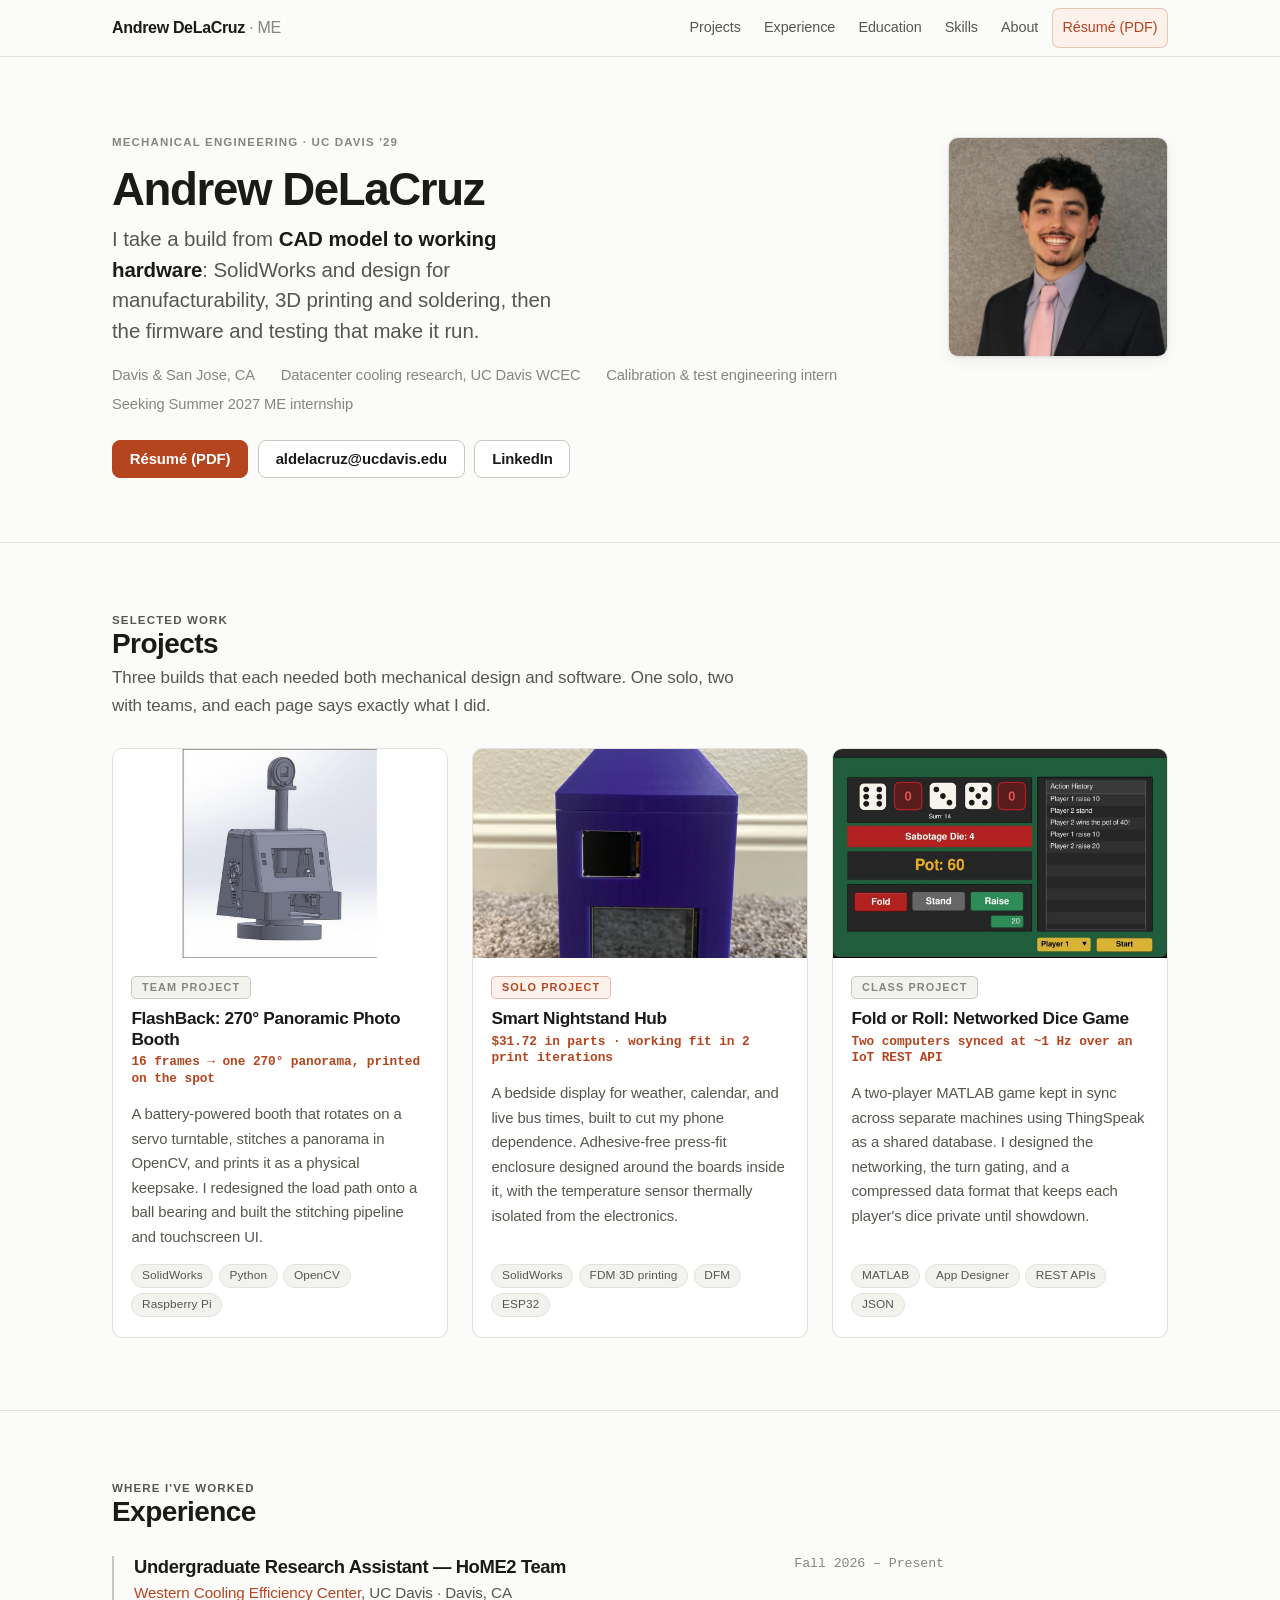
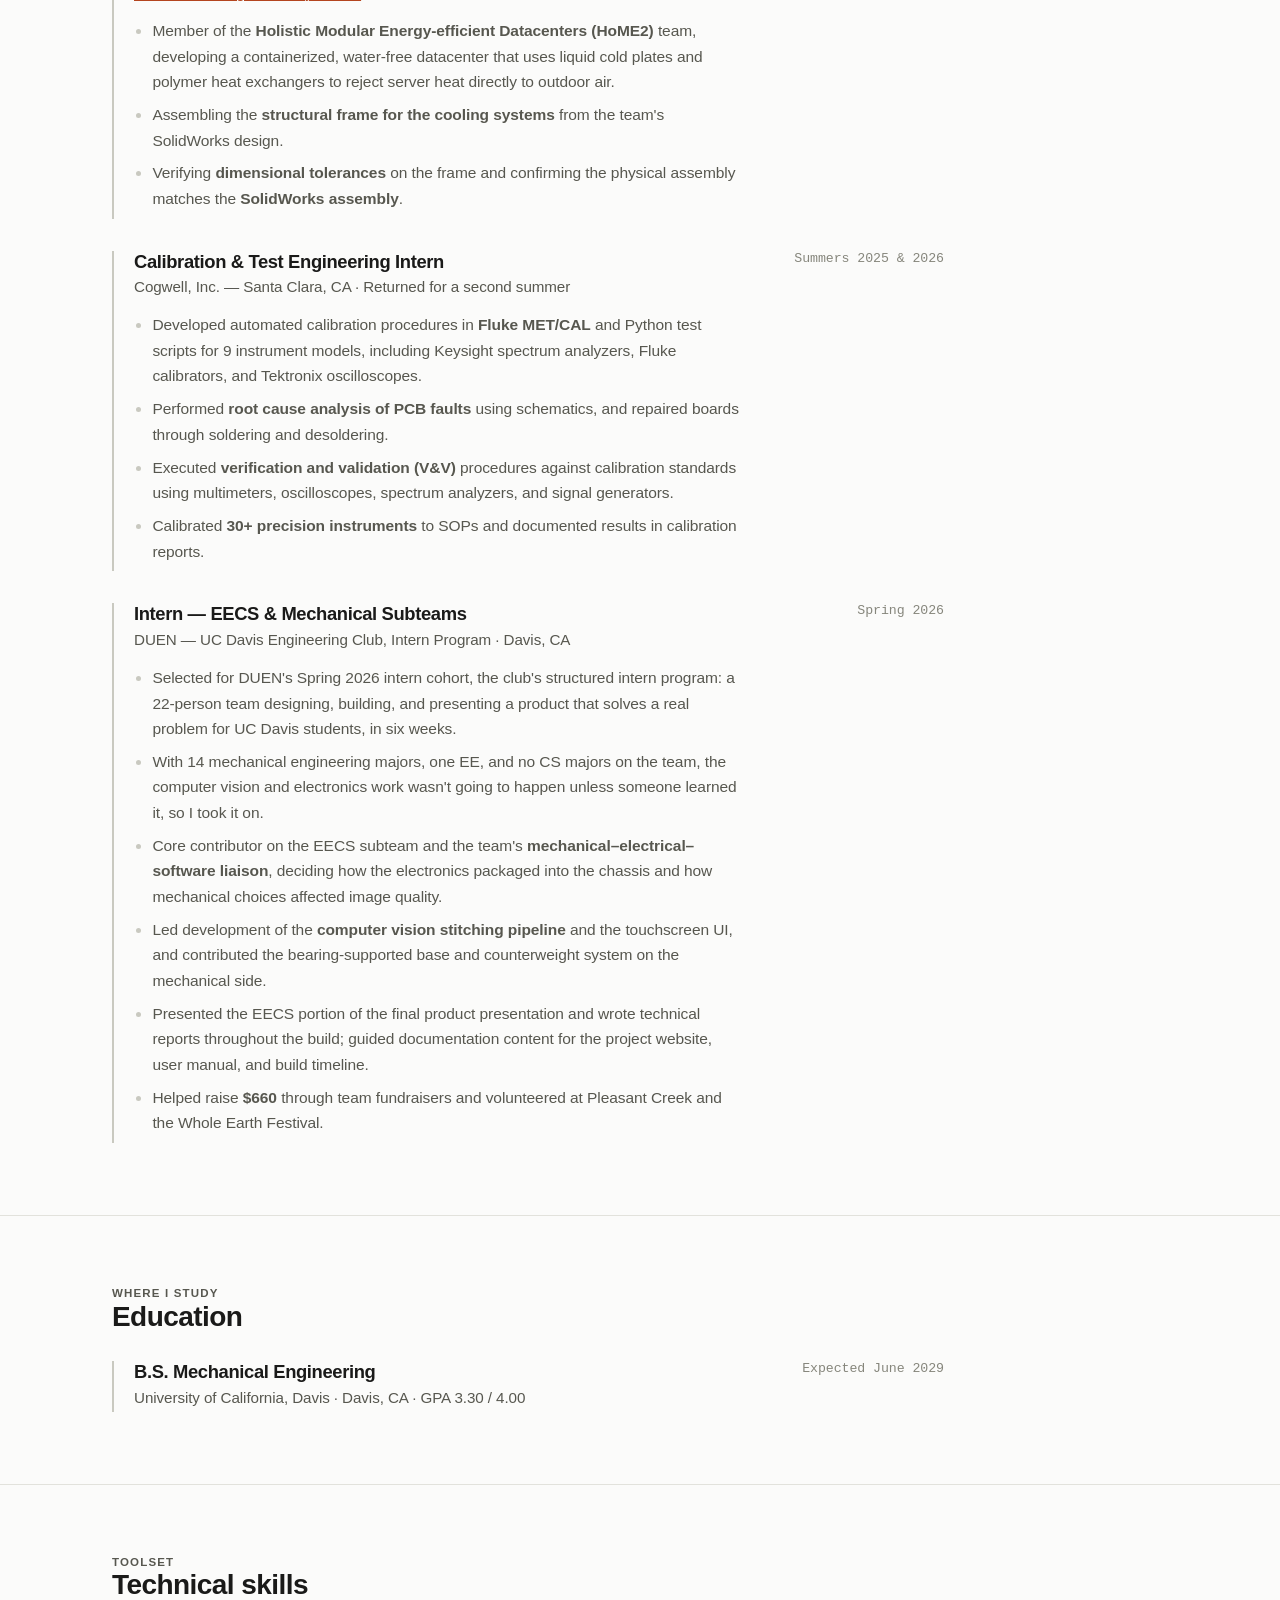
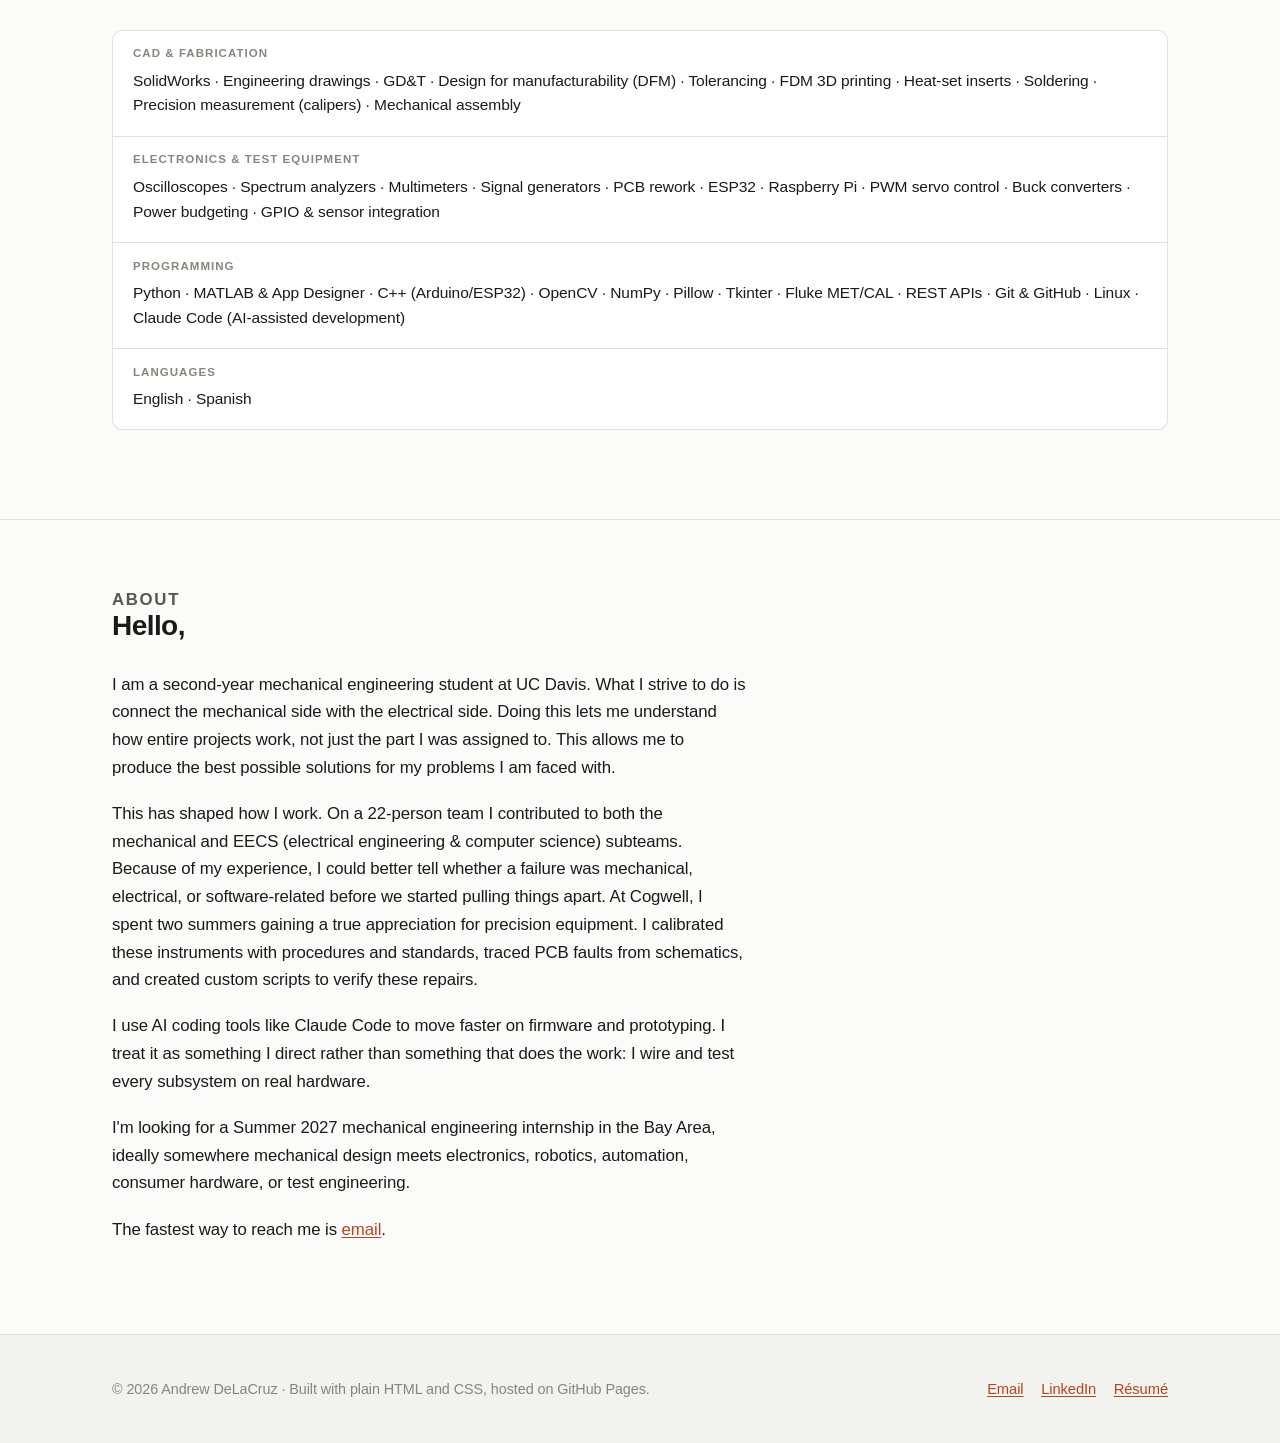
<file: index.html>
<!doctype html>
<html lang="en"><head>
<meta charset="utf-8">
<meta name="viewport" content="width=device-width, initial-scale=1">
<title>Andrew DeLaCruz — Mechanical Engineering, UC Davis</title>
<meta name="description" content="Mechanical engineering student at UC Davis who takes builds from CAD model to working hardware: SolidWorks and DFM, 3D printing and soldering, firmware and testing. Calibration and test engineering intern. Seeking a Summer 2027 ME internship in the Bay Area.">
<link rel="canonical" href="https://andrewldelacruz.github.io/">
<meta property="og:type" content="website">
<meta property="og:url" content="https://andrewldelacruz.github.io/">
<meta property="og:title" content="Andrew DeLaCruz — Mechanical Engineering, UC Davis">
<meta property="og:description" content="Mechatronics-focused ME student: SolidWorks enclosures, 3D printing and DFM, ESP32 and Raspberry Pi firmware, Python/OpenCV. Calibration and test engineering intern.">
<meta property="og:image" content="https://andrewldelacruz.github.io/assets/img/og-card.png">
<meta name="twitter:card" content="summary_large_image">
<link rel="stylesheet" href="css/style.css?v=15">
</head>
<body>
<a class="skip" href="#main">Skip to content</a>

<header class="site-header">
  <div class="wrap">
    <a class="brand" href="/">Andrew DeLaCruz <span>· ME</span></a>
    <button class="nav-toggle" type="button" aria-expanded="false" aria-controls="nav">Menu</button>
    <nav class="nav" id="nav" aria-label="Main">
      <a href="#projects">Projects</a>
      <a href="#experience">Experience</a>
      <a href="#education">Education</a>
      <a href="#skills">Skills</a>
      <a href="#about">About</a>
      <a class="nav-cta" href="assets/resume.pdf">Résumé&nbsp;(PDF)</a>
    </nav>
  </div>
</header>

<main id="main">

  <!-- ======================= HERO ======================= -->
  <section class="hero">
    <div class="wrap hero-grid">
      <div>
        <p class="eyebrow">Mechanical Engineering · UC Davis '29</p>
        <h1>Andrew DeLaCruz</h1>
        <p class="tagline">
          I take a build from <strong>CAD model to working hardware</strong>: SolidWorks and
          design for manufacturability, 3D printing and soldering, then the firmware and testing
          that make it run.
        </p>
        <ul class="credential">
          <li>Davis &amp; San Jose, CA</li>
          <li>Datacenter cooling research, UC Davis WCEC</li>
          <li>Calibration &amp; test engineering intern</li>
          <li>Seeking Summer 2027 ME internship</li>
        </ul>
        <div class="btn-row">
          <a class="btn btn-primary" href="assets/resume.pdf">Résumé (PDF)</a>
          <a class="btn" href="mailto:aldelacruz@ucdavis.edu">aldelacruz@ucdavis.edu</a>
          <a class="btn" href="https://www.linkedin.com/in/andrew-delacruz/">LinkedIn</a>
        </div>
      </div>
      <img class="portrait" src="assets/img/headshot.jpg" data-placeholder="assets/img/headshot.svg" alt="Portrait of Andrew DeLaCruz" width="440" height="440">
    </div>
  </section>

  <!-- ======================= PROJECTS ======================= -->
  <section id="projects">
    <div class="wrap">
      <div class="section-head">
        <p class="eyebrow">Selected work</p>
        <h2>Projects</h2>
        <p>Three builds that each needed both mechanical design and software. One solo, two with
          teams, and each page says exactly what I did.</p>
      </div>

      <div class="cards">

        <article class="card">
          <img class="card-img" src="assets/img/flashback/card.jpg" alt="SolidWorks assembly of the FlashBack booth: chassis, mast, camera head and rotating base" loading="lazy" width="1100" height="688">
          <div class="card-body">
            <p class="tag">Team project</p>
            <h3><a href="projects/flashback.html">FlashBack: 270° Panoramic Photo Booth</a></h3>
            <p class="metric">16 frames → one 270° panorama, printed on the spot</p>
            <p class="hook">
              A battery-powered booth that rotates on a servo turntable, stitches a panorama in
              OpenCV, and prints it as a physical keepsake. I redesigned the load path onto a ball
              bearing and built the stitching pipeline and touchscreen UI.
            </p>
            <ul class="chips">
              <li>SolidWorks</li><li>Python</li><li>OpenCV</li><li>Raspberry Pi</li>
            </ul>
          </div>
        </article>

        <article class="card">
          <img class="card-img" src="assets/img/nightstand/card.jpg" alt="The finished Smart Nightstand Hub, a purple 3D-printed enclosure with two displays" loading="lazy" width="1100" height="688">
          <div class="card-body">
            <p class="tag tag-solo">Solo project</p>
            <h3><a href="projects/nightstand-hub.html">Smart Nightstand Hub</a></h3>
            <p class="metric">$31.72 in parts · working fit in 2 print iterations</p>
            <p class="hook">
              A bedside display for weather, calendar, and live bus times, built to cut my phone
              dependence. Adhesive-free press-fit enclosure designed around the boards inside it,
              with the temperature sensor thermally isolated from the electronics.
            </p>
            <ul class="chips">
              <li>SolidWorks</li><li>FDM 3D printing</li><li>DFM</li><li>ESP32</li>
            </ul>
          </div>
        </article>

        <article class="card">
          <img class="card-img" src="assets/img/fold-or-roll/card.jpg" alt="The Fold or Roll game screen showing dice, the Sabotage Die and the pot" loading="lazy" width="1100" height="688">
          <div class="card-body">
            <p class="tag">Class project</p>
            <h3><a href="projects/fold-or-roll.html">Fold or Roll: Networked Dice Game</a></h3>
            <p class="metric">Two computers synced at ~1 Hz over an IoT REST API</p>
            <p class="hook">
              A two-player MATLAB game kept in sync across separate machines using ThingSpeak as a
              shared database. I designed the networking, the turn gating, and a compressed data
              format that keeps each player's dice private until showdown.
            </p>
            <ul class="chips">
              <li>MATLAB</li><li>App Designer</li><li>REST APIs</li><li>JSON</li>
            </ul>
          </div>
        </article>

      </div>
    </div>
  </section>

  <!-- ======================= EXPERIENCE ======================= -->
  <section id="experience">
    <div class="wrap">
      <div class="section-head">
        <p class="eyebrow">Where I've worked</p>
        <h2>Experience</h2>
      </div>

      <div class="roles">

        <article class="role">
          <div class="role-head">
            <h3>Undergraduate Research Assistant — HoME2 Team</h3>
            <p class="when">Fall 2026 – Present</p>
          </div>
          <p class="where"><a href="https://wcec.ucdavis.edu/homeducs/">Western Cooling Efficiency Center</a>, UC Davis · Davis, CA</p>
          <ul>
            <li>Member of the <strong>Holistic Modular Energy-efficient Datacenters (HoME2)</strong>
              team, developing a containerized, water-free datacenter that uses liquid cold plates
              and polymer heat exchangers to reject server heat directly to outdoor air.</li>
            <li>Assembling the <strong>structural frame for the cooling systems</strong> from the
              team's SolidWorks design.</li>
            <li>Verifying <strong>dimensional tolerances</strong> on the frame and confirming the
              physical assembly matches the <strong>SolidWorks assembly</strong>.</li>
          </ul>
        </article>

        <article class="role">
          <div class="role-head">
            <h3>Calibration &amp; Test Engineering Intern</h3>
            <p class="when">Summers 2025 &amp; 2026</p>
          </div>
          <p class="where">Cogwell, Inc. — Santa Clara, CA · Returned for a second summer</p>
          <ul>
            <li>Developed automated calibration procedures in <strong>Fluke MET/CAL</strong> and Python
              test scripts for 9 instrument models, including Keysight spectrum analyzers, Fluke
              calibrators, and Tektronix oscilloscopes.</li>
            <li>Performed <strong>root cause analysis of PCB faults</strong> using schematics, and
              repaired boards through soldering and desoldering.</li>
            <li>Executed <strong>verification and validation (V&amp;V)</strong> procedures against
              calibration standards using multimeters, oscilloscopes, spectrum analyzers, and
              signal generators.</li>
            <li>Calibrated <strong>30+ precision instruments</strong> to SOPs and documented results
              in calibration reports.</li>
          </ul>
        </article>

        <article class="role">
          <div class="role-head">
            <h3>Intern — EECS &amp; Mechanical Subteams</h3>
            <p class="when">Spring 2026</p>
          </div>
          <p class="where">DUEN — UC Davis Engineering Club, Intern Program · Davis, CA</p>
          <ul>
            <li>Selected for DUEN's Spring 2026 intern cohort, the club's structured intern
              program: a 22-person team designing, building, and presenting a product that solves
              a real problem for UC Davis students, in six weeks.</li>
            <li>With 14 mechanical engineering majors, one EE, and no CS majors on the team, the
              computer vision and electronics work wasn't going to happen unless someone learned
              it, so I took it on.</li>
            <li>Core contributor on the EECS subteam and the team's
              <strong>mechanical–electrical–software liaison</strong>, deciding how the electronics packaged
              into the chassis and how mechanical choices affected image quality.</li>
            <li>Led development of the <strong>computer vision stitching pipeline</strong> and the
              touchscreen UI, and contributed the bearing-supported base and counterweight system
              on the mechanical side.</li>
            <li>Presented the EECS portion of the final product presentation and wrote technical
              reports throughout the build; guided documentation content for the project website,
              user manual, and build timeline.</li>
            <li>Helped raise <strong>$660</strong> through team fundraisers and volunteered at
              Pleasant Creek and the Whole Earth Festival.</li>
          </ul>
        </article>

      </div>
    </div>
  </section>

  <!-- ======================= EDUCATION ======================= -->
  <section id="education">
    <div class="wrap">
      <div class="section-head">
        <p class="eyebrow">Where I study</p>
        <h2>Education</h2>
      </div>

      <div class="roles">
        <article class="role">
          <div class="role-head">
            <h3>B.S. Mechanical Engineering</h3>
            <p class="when">Expected June 2029</p>
          </div>
          <p class="where">University of California, Davis · Davis, CA · GPA 3.30 / 4.00</p>
        </article>
      </div>
    </div>
  </section>

  <!-- ======================= SKILLS ======================= -->
  <section id="skills">
    <div class="wrap">
      <div class="section-head">
        <p class="eyebrow">Toolset</p>
        <h2>Technical skills</h2>
      </div>
      <dl class="skills">
        <div>
          <dt>CAD &amp; Fabrication</dt>
          <dd>SolidWorks · Engineering drawings · GD&amp;T · Design for manufacturability (DFM) ·
              Tolerancing · FDM 3D printing · Heat-set inserts · Soldering ·
              Precision measurement (calipers) · Mechanical assembly</dd>
        </div>
        <div>
          <dt>Electronics &amp; Test Equipment</dt>
          <dd>Oscilloscopes · Spectrum analyzers · Multimeters · Signal generators ·
              PCB rework · ESP32 · Raspberry Pi · PWM servo control · Buck converters ·
              Power budgeting · GPIO &amp; sensor integration</dd>
        </div>
        <div>
          <dt>Programming</dt>
          <dd>Python · MATLAB &amp; App Designer · C++ (Arduino/ESP32) · OpenCV · NumPy ·
              Pillow · Tkinter · Fluke MET/CAL · REST APIs · Git &amp; GitHub · Linux ·
              Claude Code (AI-assisted development)</dd>
        </div>
        <div>
          <dt>Languages</dt>
          <dd>English · Spanish</dd>
        </div>
      </dl>
    </div>
  </section>

  <!-- ======================= ABOUT ======================= -->
  <section id="about" class="about">
    <div class="wrap">
      <div class="section-head">
        <p class="eyebrow">About</p>
        <h2>Hello,</h2>
      </div>
      <p>I am a second-year mechanical engineering student at UC Davis. What I strive to do is connect the mechanical side with the electrical side. Doing this lets me understand how entire projects work, not just the part I was assigned to. This allows me to produce the best possible solutions for my problems I am faced with.</p>
      <p>This has shaped how I work. On a 22-person team I contributed to both the mechanical and EECS (electrical engineering & computer science) subteams. Because of my experience, I could better tell whether a failure was mechanical, electrical, or software-related before we started pulling things apart. At Cogwell, I spent two summers gaining a true appreciation for precision equipment. I calibrated these instruments with procedures and standards, traced PCB faults from schematics, and created custom scripts to verify these repairs.</p>
      <p>I use AI coding tools like Claude Code to move faster on firmware and prototyping. I treat it as something I direct rather than something that does the work: I wire and test every subsystem on real hardware.</p>
      <p>I'm looking for a Summer 2027 mechanical engineering internship in the Bay Area, ideally somewhere mechanical design meets electronics, robotics, automation, consumer hardware, or test engineering.</p>
      <p>The fastest way to reach me is <a href="mailto:aldelacruz@ucdavis.edu">email</a>.</p>
    </div>
  </section>

</main>

<footer class="site-footer">
  <div class="wrap">
    <p>© 2026 Andrew DeLaCruz · Built with plain HTML and CSS, hosted on GitHub Pages.</p>
    <ul class="footer-links">
      <li><a href="mailto:aldelacruz@ucdavis.edu">Email</a></li>
      <li><a href="https://www.linkedin.com/in/andrew-delacruz/">LinkedIn</a></li>
      <li><a href="assets/resume.pdf">Résumé</a></li>
    </ul>
  </div>
</footer>

<script src="js/main.js"></script>


</body></html>
</file>
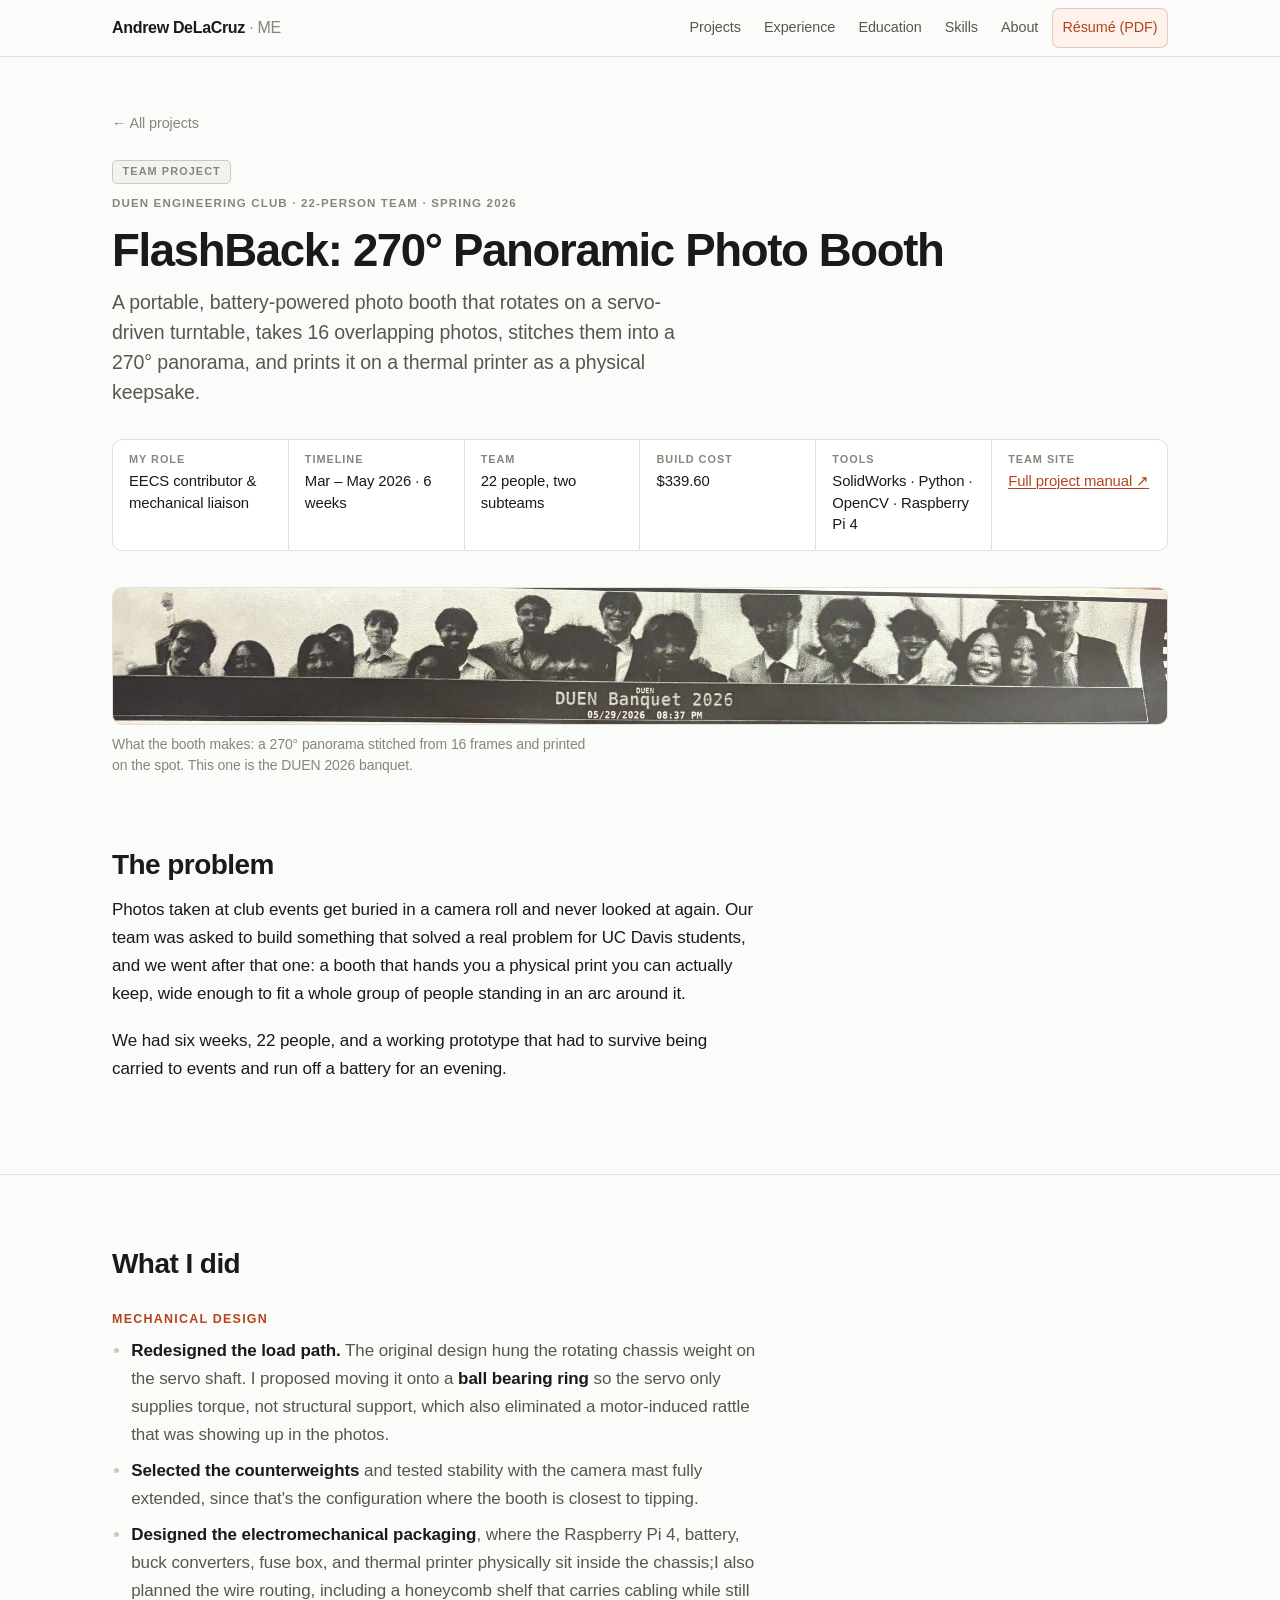
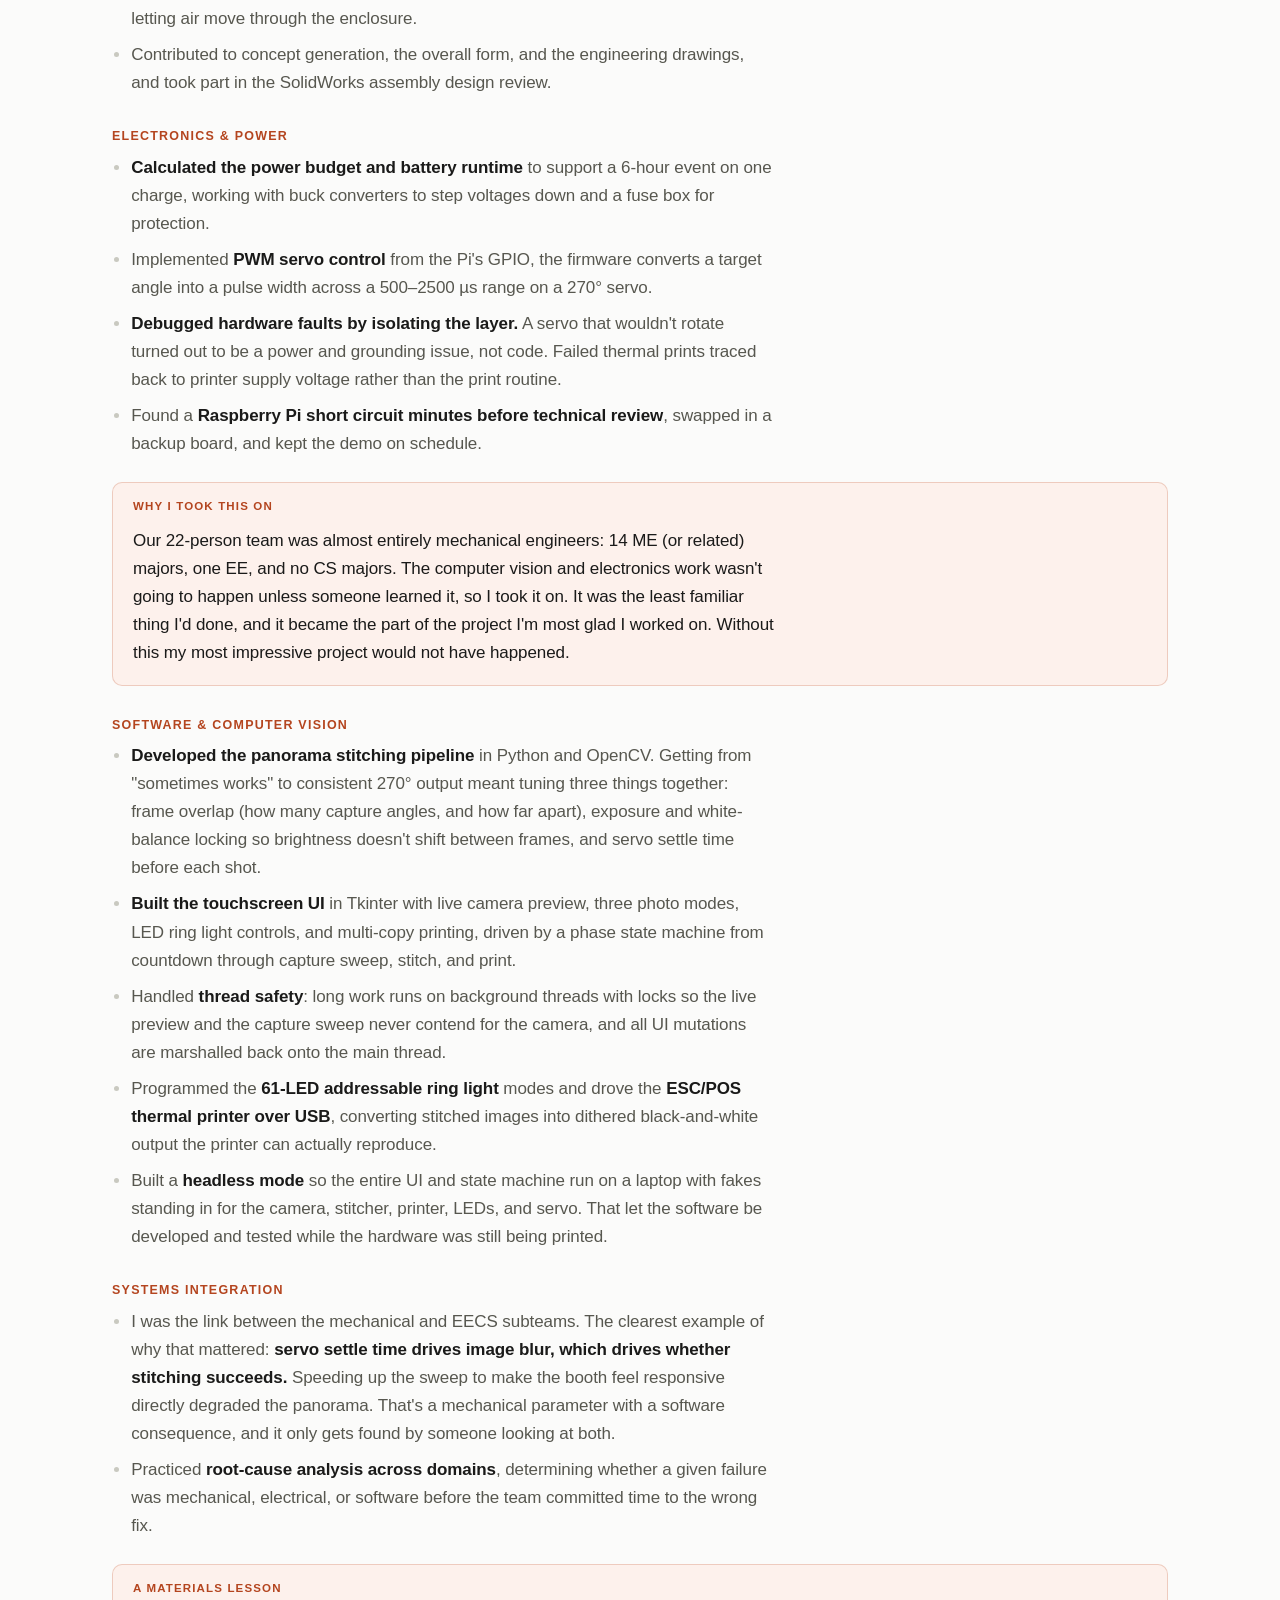
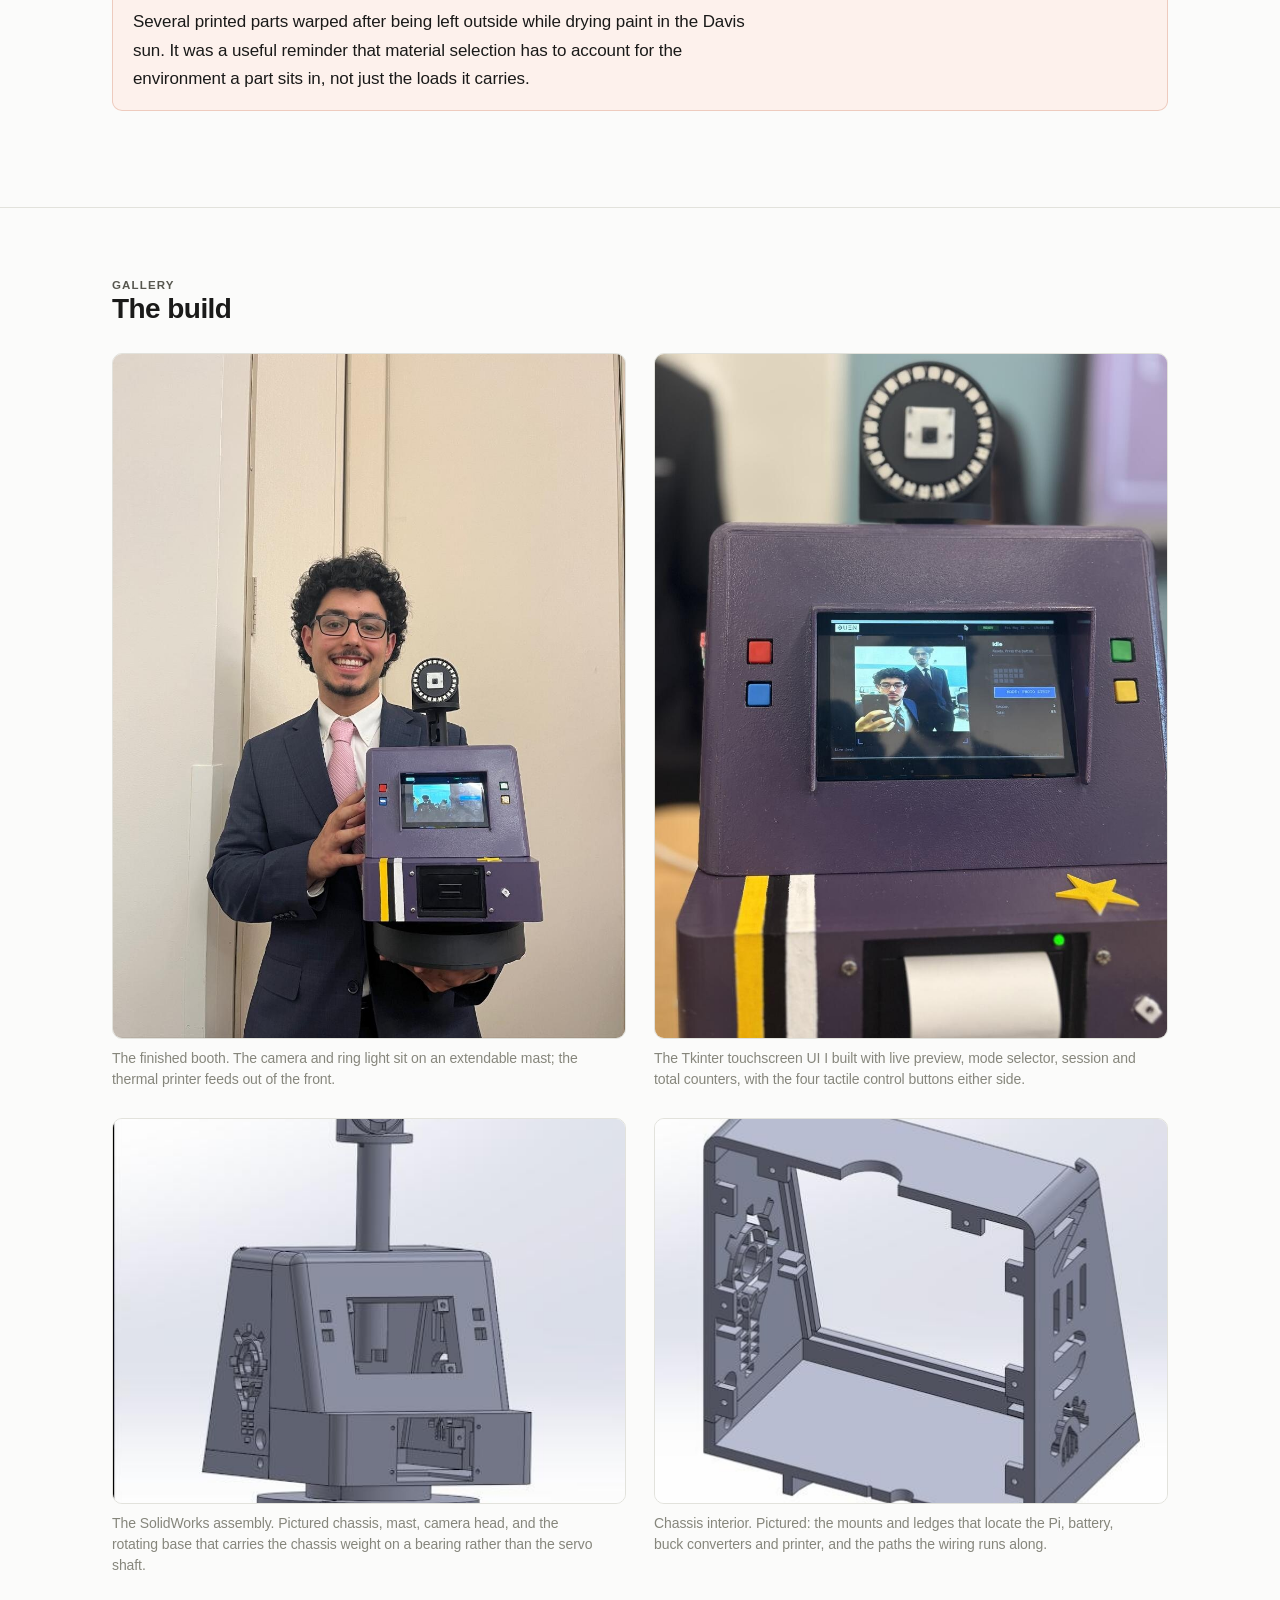
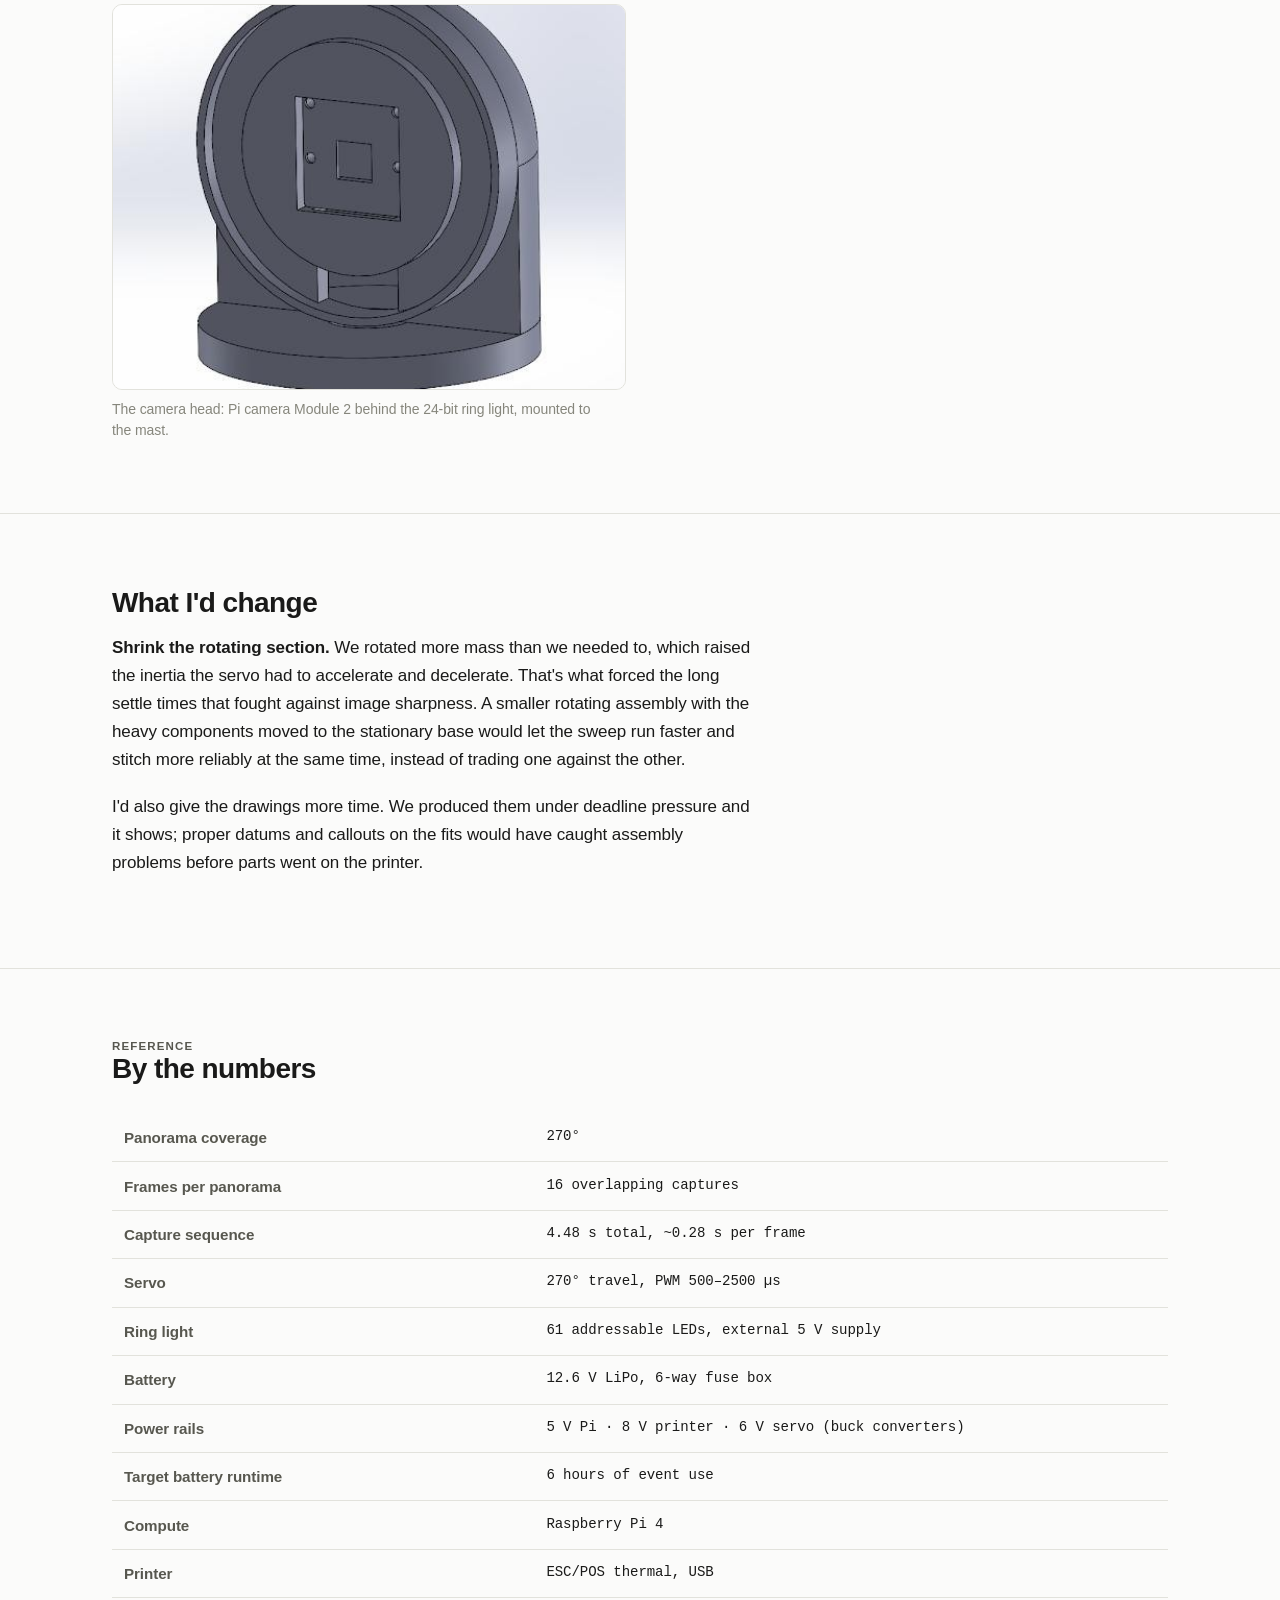
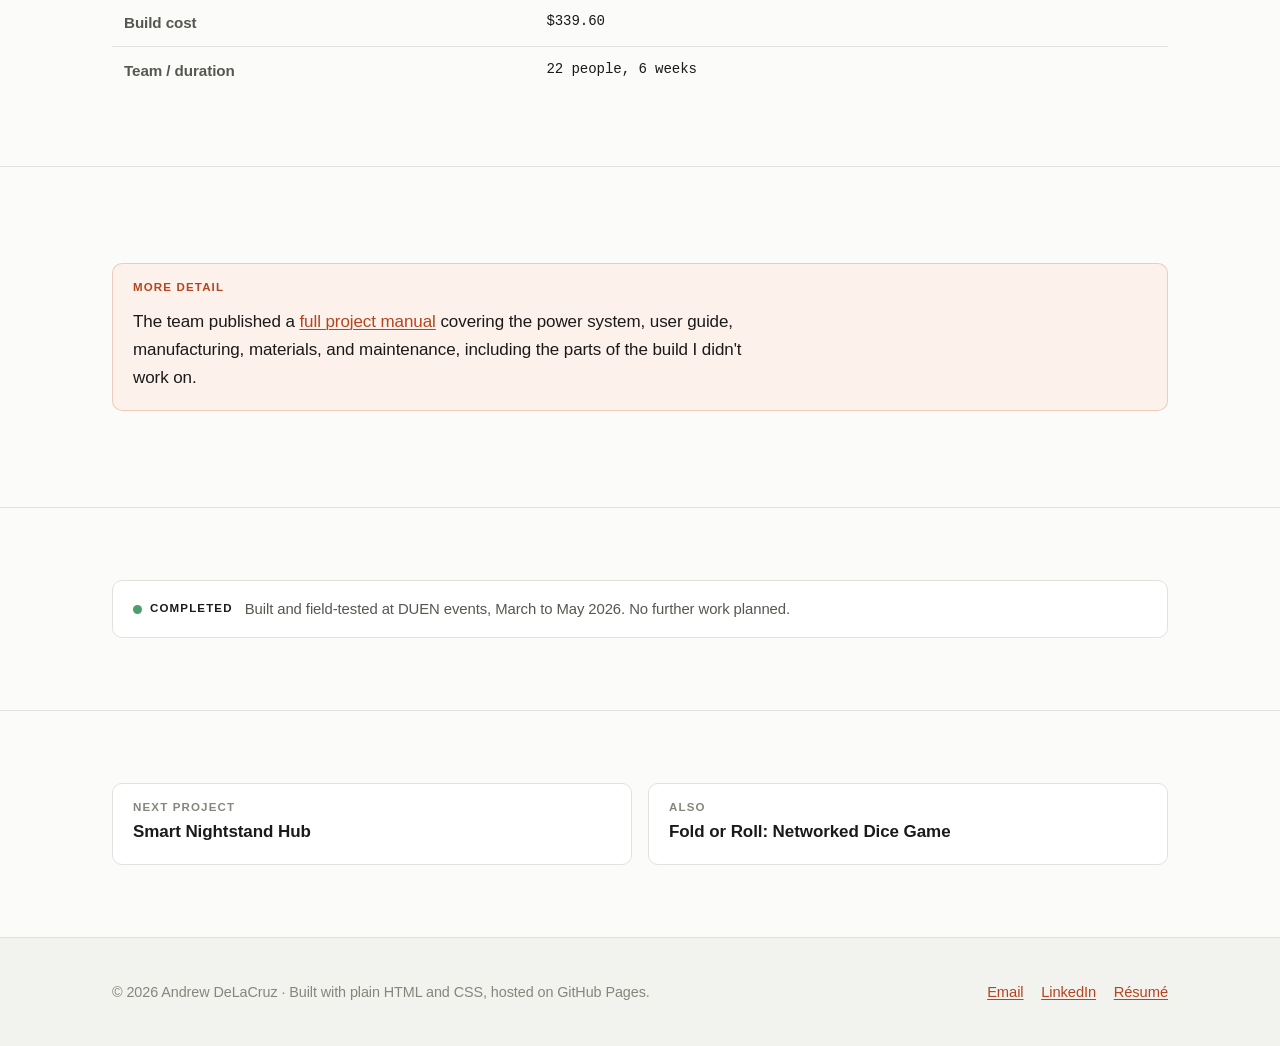
<file: projects/flashback.html>
<!doctype html>
<html lang="en">
<head>
<meta charset="utf-8">
<meta name="viewport" content="width=device-width, initial-scale=1">
<title>FlashBack: 270° Panoramic Photo Booth — Andrew DeLaCruz</title>
<meta name="description" content="A battery-powered photo booth that rotates on a servo turntable, stitches 16 frames into a 270° panorama in OpenCV, and prints it on a thermal printer. Built in six weeks with a 22-person team at DUEN.">
<link rel="canonical" href="https://andrewldelacruz.github.io/projects/flashback.html">
<meta property="og:type" content="article">
<meta property="og:url" content="https://andrewldelacruz.github.io/projects/flashback.html">
<meta property="og:title" content="FlashBack: 270° Panoramic Photo Booth">
<meta property="og:description" content="Servo-driven turntable, 16-frame OpenCV stitching pipeline, thermal-printed keepsake. Ball-bearing load path, 6-hour power budget, Tkinter touchscreen UI.">
<meta property="og:image" content="https://andrewldelacruz.github.io/assets/img/og-card.png">
<meta name="twitter:card" content="summary_large_image">
<link rel="stylesheet" href="../css/style.css?v=15">
</head>
<body>
<a class="skip" href="#main">Skip to content</a>

<header class="site-header">
  <div class="wrap">
    <a class="brand" href="../">Andrew DeLaCruz <span>· ME</span></a>
    <button class="nav-toggle" type="button" aria-expanded="false" aria-controls="nav">Menu</button>
    <nav class="nav" id="nav" aria-label="Main">
      <a href="../#projects">Projects</a>
      <a href="../#experience">Experience</a>
      <a href="../#education">Education</a>
      <a href="../#skills">Skills</a>
      <a href="../#about">About</a>
      <a class="nav-cta" href="../assets/resume.pdf">Résumé&nbsp;(PDF)</a>
    </nav>
  </div>
</header>

<main id="main">

  <div class="wrap project-head">
    <a class="backlink" href="../#projects">&larr; All projects</a>
    <p class="tag">Team project</p>
    <p class="eyebrow">DUEN engineering club · 22-person team · Spring 2026</p>
    <h1>FlashBack: 270° Panoramic Photo Booth</h1>
    <p class="lede">
      A portable, battery-powered photo booth that rotates on a servo-driven turntable, takes 16
      overlapping photos, stitches them into a 270° panorama, and prints it on a thermal printer
      as a physical keepsake.
    </p>

    <dl class="meta">
      <div><dt>My role</dt><dd>EECS contributor &amp; mechanical liaison</dd></div>
      <div><dt>Timeline</dt><dd>Mar – May 2026 · 6 weeks</dd></div>
      <div><dt>Team</dt><dd>22 people, two subteams</dd></div>
      <div><dt>Build cost</dt><dd>$339.60</dd></div>
      <div><dt>Tools</dt><dd>SolidWorks · Python · OpenCV · Raspberry Pi 4</dd></div>
      <div><dt>Team site</dt><dd><a href="https://bing-chillings.vercel.app/project"
        target="_blank" rel="noopener">Full project manual &#8599;</a></dd></div>
    </dl>

    <figure class="hero-figure natural">
      <img src="../assets/img/flashback/01-hero.jpg"
           alt="A printed 270-degree panorama of the DUEN banquet, captured by the booth"
           width="1920" height="248">
      <figcaption>What the booth makes: a 270° panorama stitched from 16 frames and printed on the
        spot. This one is the DUEN 2026 banquet.</figcaption>
    </figure>
  </div>

  <section class="prose">
    <div class="wrap">
      <h2>The problem</h2>
      <p>
        Photos taken at club events get buried in a camera roll and never looked at again. Our team
        was asked to build something that solved a real problem for UC Davis students, and we went
        after that one: a booth that hands you a physical print you can actually keep, wide enough
        to fit a whole group of people standing in an arc around it.
      </p>
      <p>
        We had six weeks, 22 people, and a working prototype that had to survive being carried to events
        and run off a battery for an evening.
      </p>
    </div>
  </section>

  <section class="prose">
    <div class="wrap">
      <h2>What I did</h2>

      <h3>Mechanical design</h3>
      <ul>
        <li><strong>Redesigned the load path.</strong> The original design hung the rotating chassis
          weight on the servo shaft. I proposed moving it onto a <strong>ball bearing ring</strong>
          so the servo only supplies torque, not structural support, which also eliminated a
          motor-induced rattle that was showing up in the photos.</li>
        <li><strong>Selected the counterweights</strong> and tested stability with the camera mast
          fully extended, since that's the configuration where the booth is closest to tipping.</li>
        <li><strong>Designed the electromechanical packaging</strong>, where the Raspberry Pi 4,
          battery, buck converters, fuse box, and thermal printer physically sit inside the
          chassis;I also planned the wire routing, including a honeycomb shelf that carries cabling
          while still letting air move through the enclosure.</li>
        <li>Contributed to concept generation, the overall form, and the engineering drawings, and
          took part in the SolidWorks assembly design review.</li>
      </ul>

      <h3>Electronics &amp; power</h3>
      <ul>
        <li><strong>Calculated the power budget and battery runtime</strong> to support a 6-hour
          event on one charge, working with buck converters to step voltages down and a fuse box
          for protection.</li>
        <li>Implemented <strong>PWM servo control</strong> from the Pi's GPIO, the firmware
          converts a target angle into a pulse width across a 500–2500 µs range on a 270° servo.</li>
        <li><strong>Debugged hardware faults by isolating the layer.</strong> A servo that wouldn't
          rotate turned out to be a power and grounding issue, not code. Failed thermal prints
          traced back to printer supply voltage rather than the print routine.</li>
        <li>Found a <strong>Raspberry Pi short circuit minutes before technical review</strong>,
          swapped in a backup board, and kept the demo on schedule.</li>
      </ul>

      <div class="callout">
        <p class="eyebrow">Why I took this on</p>
        <p>
          Our 22-person team was almost entirely mechanical engineers: 14 ME (or related) majors,
          one EE, and no CS majors. The computer vision and electronics work wasn't going to happen
          unless someone learned it, so I took it on. It was the least familiar thing I'd done, and
          it became the part of the project I'm most glad I worked on. Without this my most impressive
          project would not have happened.
        </p>
      </div>

      <h3>Software &amp; computer vision</h3>
      <ul>
        <li><strong>Developed the panorama stitching pipeline</strong> in Python and OpenCV. Getting
          from "sometimes works" to consistent 270° output meant tuning three things together:
          frame overlap (how many capture angles, and how far apart), exposure and white-balance
          locking so brightness doesn't shift between frames, and servo settle time before each
          shot.</li>
        <li><strong>Built the touchscreen UI</strong> in Tkinter with live camera preview, three photo
          modes, LED ring light controls, and multi-copy printing, driven by a phase state machine
          from countdown through capture sweep, stitch, and print.</li>
        <li>Handled <strong>thread safety</strong>: long work runs on background threads with locks
          so the live preview and the capture sweep never contend for the camera, and all UI
          mutations are marshalled back onto the main thread.</li>
        <li>Programmed the <strong>61-LED addressable ring light</strong> modes and drove the
          <strong>ESC/POS thermal printer over USB</strong>, converting stitched images into
          dithered black-and-white output the printer can actually reproduce.</li>
        <li>Built a <strong>headless mode</strong> so the entire UI and state machine run on a
          laptop with fakes standing in for the camera, stitcher, printer, LEDs, and servo. That
          let the software be developed and tested while the hardware was still being printed.</li>
      </ul>

      <h3>Systems integration</h3>
      <ul>
        <li>I was the link between the mechanical and EECS subteams. The clearest example of why
          that mattered: <strong>servo settle time drives image blur, which drives whether
          stitching succeeds.</strong> Speeding up the sweep to make the booth feel responsive
          directly degraded the panorama. That's a mechanical parameter with a software
          consequence, and it only gets found by someone looking at both.</li>
        <li>Practiced <strong>root-cause analysis across domains</strong>, determining whether a
          given failure was mechanical, electrical, or software before the team committed time to
          the wrong fix.</li>
      </ul>

      <div class="callout">
        <p class="eyebrow">A materials lesson</p>
        <p>
          Several printed parts warped after being left outside while drying paint in the Davis sun. It was a useful
          reminder that material selection has to account for the environment a part sits in, not
          just the loads it carries.
        </p>
      </div>
    </div>
  </section>

  <section>
    <div class="wrap">
      <div class="section-head">
        <p class="eyebrow">Gallery</p>
        <h2>The build</h2>
      </div>
      <div class="gallery">
        <figure class="tall">
          <img src="../assets/img/flashback/02-booth.jpg"
               alt="Andrew holding the finished FlashBack booth, camera mast extended"
               loading="lazy" width="960" height="1280">
          <figcaption>The finished booth. The camera and ring light sit on an extendable mast; the
            thermal printer feeds out of the front.</figcaption>
        </figure>
        <figure class="tall">
          <img src="../assets/img/flashback/03-ui.jpg"
               alt="The booth's touchscreen showing the live camera feed, mode selector and session counter"
               loading="lazy" width="991" height="1280">
          <figcaption>The Tkinter touchscreen UI I built with live preview, mode selector, session and
            total counters, with the four tactile control buttons either side.</figcaption>
        </figure>
        <figure>
          <img src="../assets/img/flashback/04-cad-assembly.jpg"
               alt="SolidWorks render of the full booth assembly on its rotating base"
               loading="lazy" width="476" height="512">
          <figcaption>The SolidWorks assembly. Pictured chassis, mast, camera head, and the rotating base
            that carries the chassis weight on a bearing rather than the servo shaft.</figcaption>
        </figure>
        <figure>
          <img src="../assets/img/flashback/05-cad-chassis.jpg"
               alt="SolidWorks render of the chassis interior showing internal mounts and routing"
               loading="lazy" width="509" height="512">
          <figcaption>Chassis interior. Pictured: the mounts and ledges that locate the Pi, battery, buck
            converters and printer, and the paths the wiring runs along.</figcaption>
        </figure>
        <figure>
          <img src="../assets/img/flashback/06-cad-camera-head.jpg"
               alt="SolidWorks render of the camera head and ring light housing"
               loading="lazy" width="491" height="512">
          <figcaption>The camera head: Pi camera Module 2 behind the 24-bit ring light, mounted to the
            mast.</figcaption>
        </figure>
      </div>
    </div>
  </section>

  <section class="prose">
    <div class="wrap">
      <h2>What I'd change</h2>
      <p>
        <strong>Shrink the rotating section.</strong> We rotated more mass than we needed to, which
        raised the inertia the servo had to accelerate and decelerate. That's what forced the long
        settle times that fought against image sharpness. A smaller rotating assembly with the
        heavy components moved to the stationary base would let the sweep run faster and stitch
        more reliably at the same time, instead of trading one against the other.
      </p>
      <p>
        I'd also give the drawings more time. We produced them under deadline pressure and it shows;
        proper datums and callouts on the fits would have caught assembly problems before parts
        went on the printer.
      </p>
    </div>
  </section>

  <section>
    <div class="wrap">
      <div class="section-head">
        <p class="eyebrow">Reference</p>
        <h2>By the numbers</h2>
      </div>
      <div class="table-scroll">
        <table class="numbers">
          <tbody>
            <tr><th scope="row">Panorama coverage</th><td>270°</td></tr>
            <tr><th scope="row">Frames per panorama</th><td>16 overlapping captures</td></tr>
            <tr><th scope="row">Capture sequence</th><td>4.48 s total, ~0.28 s per frame</td></tr>
            <tr><th scope="row">Servo</th><td>270° travel, PWM 500–2500 µs</td></tr>
            <tr><th scope="row">Ring light</th><td>61 addressable LEDs, external 5 V supply</td></tr>
            <tr><th scope="row">Battery</th><td>12.6 V LiPo, 6-way fuse box</td></tr>
            <tr><th scope="row">Power rails</th><td>5 V Pi · 8 V printer · 6 V servo (buck converters)</td></tr>
            <tr><th scope="row">Target battery runtime</th><td>6 hours of event use</td></tr>
            <tr><th scope="row">Compute</th><td>Raspberry Pi 4</td></tr>
            <tr><th scope="row">Printer</th><td>ESC/POS thermal, USB</td></tr>
            <tr><th scope="row">Build cost</th><td>$339.60</td></tr>
            <tr><th scope="row">Team / duration</th><td>22 people, 6 weeks</td></tr>
          </tbody>
        </table>
      </div>
    </div>
  </section>

  <section class="prose">
    <div class="wrap">
      <div class="callout">
        <p class="eyebrow">More detail</p>
        <p>
          The team published a <a href="https://bing-chillings.vercel.app/project" target="_blank" rel="noopener">full project
          manual</a> covering the power system, user guide, manufacturing, materials, and
          maintenance, including the parts of the build I didn't work on.
        </p>
      </div>
    </div>
  </section>

  <section>
    <div class="wrap">
      <div class="status status-done">
        <span class="status-label">Completed</span>
        <p>Built and field-tested at DUEN events, March to May 2026. No further work planned.</p>
      </div>
    </div>
  </section>

  <section>
    <div class="wrap">
      <div class="pager">
        <a href="nightstand-hub.html">
          <p class="eyebrow">Next project</p>
          <strong>Smart Nightstand Hub</strong>
        </a>
        <a href="fold-or-roll.html">
          <p class="eyebrow">Also</p>
          <strong>Fold or Roll: Networked Dice Game</strong>
        </a>
      </div>
    </div>
  </section>

</main>

<footer class="site-footer">
  <div class="wrap">
    <p>© 2026 Andrew DeLaCruz · Built with plain HTML and CSS, hosted on GitHub Pages.</p>
    <ul class="footer-links">
      <li><a href="mailto:aldelacruz@ucdavis.edu">Email</a></li>
      <li><a href="https://www.linkedin.com/in/andrew-delacruz/">LinkedIn</a></li>
      <li><a href="../assets/resume.pdf">Résumé</a></li>
    </ul>
  </div>
</footer>

<script src="../js/main.js"></script>
</body>
</html>
</file>
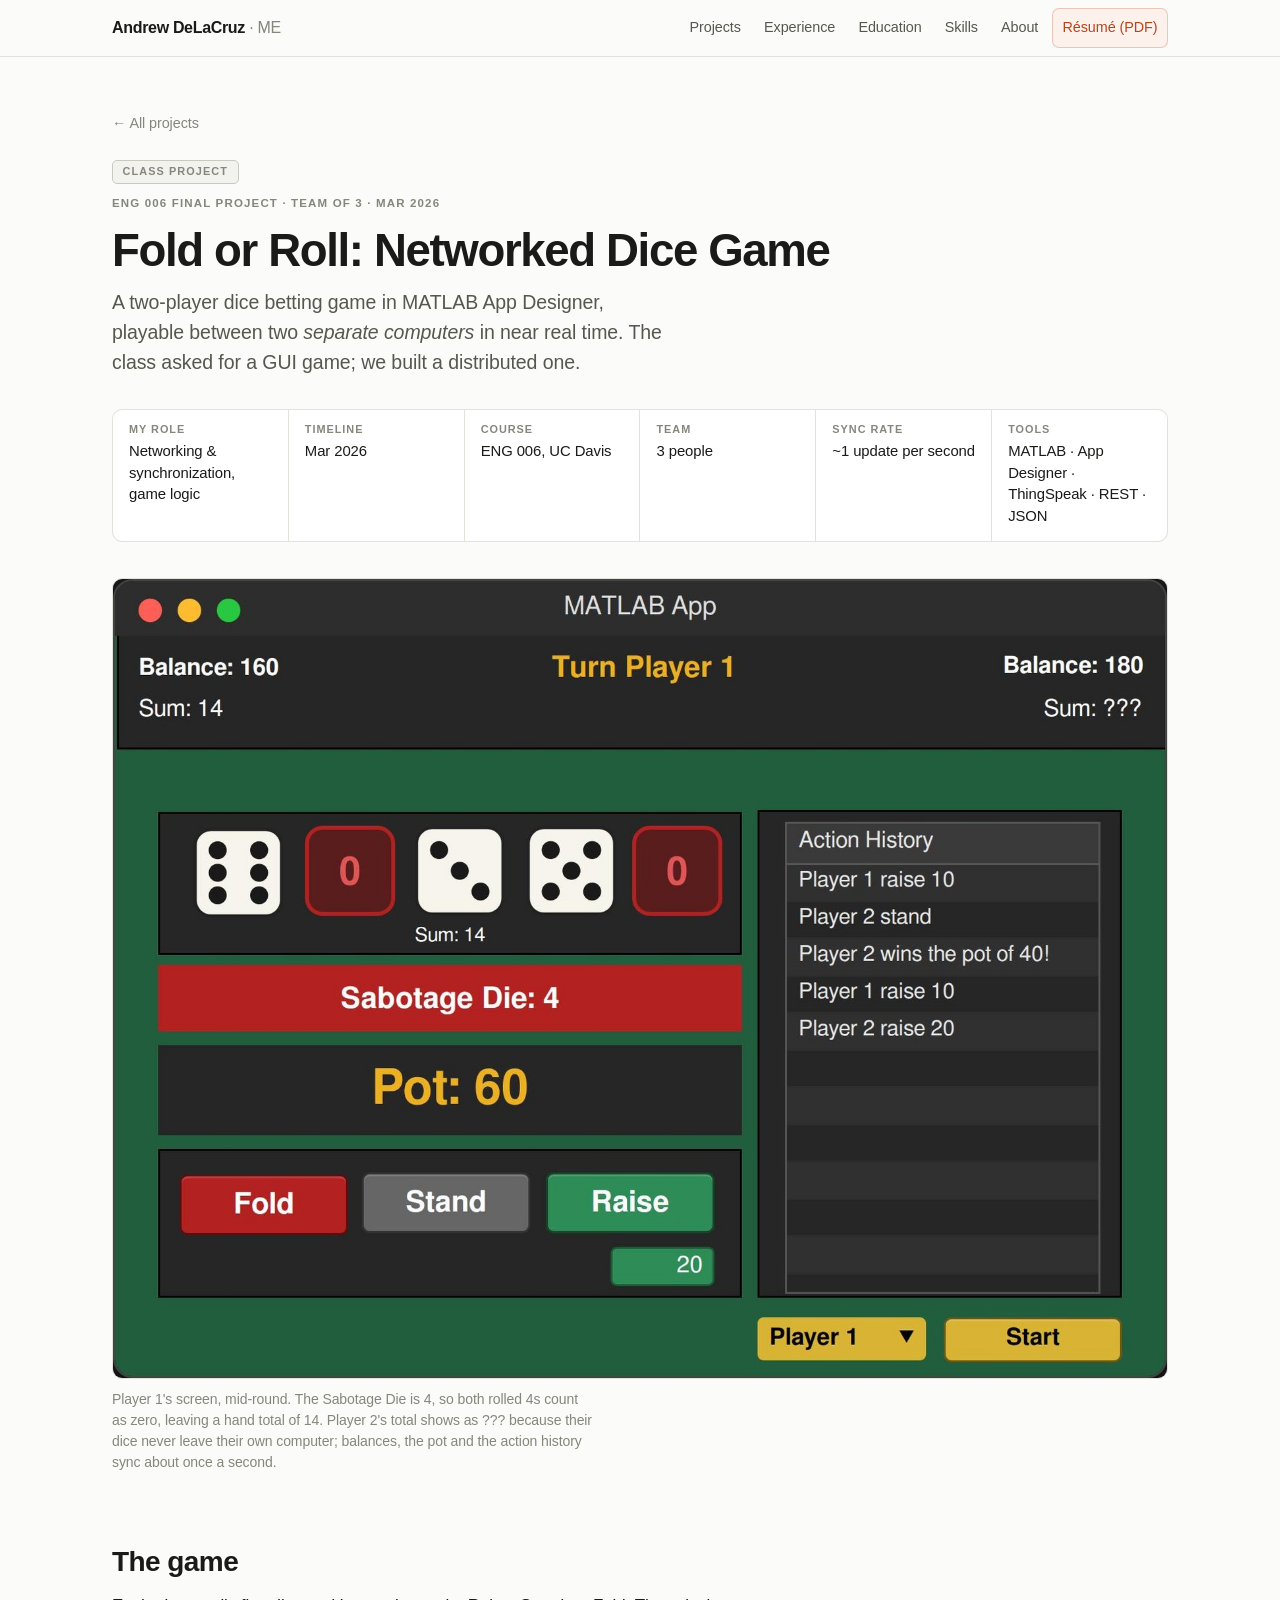
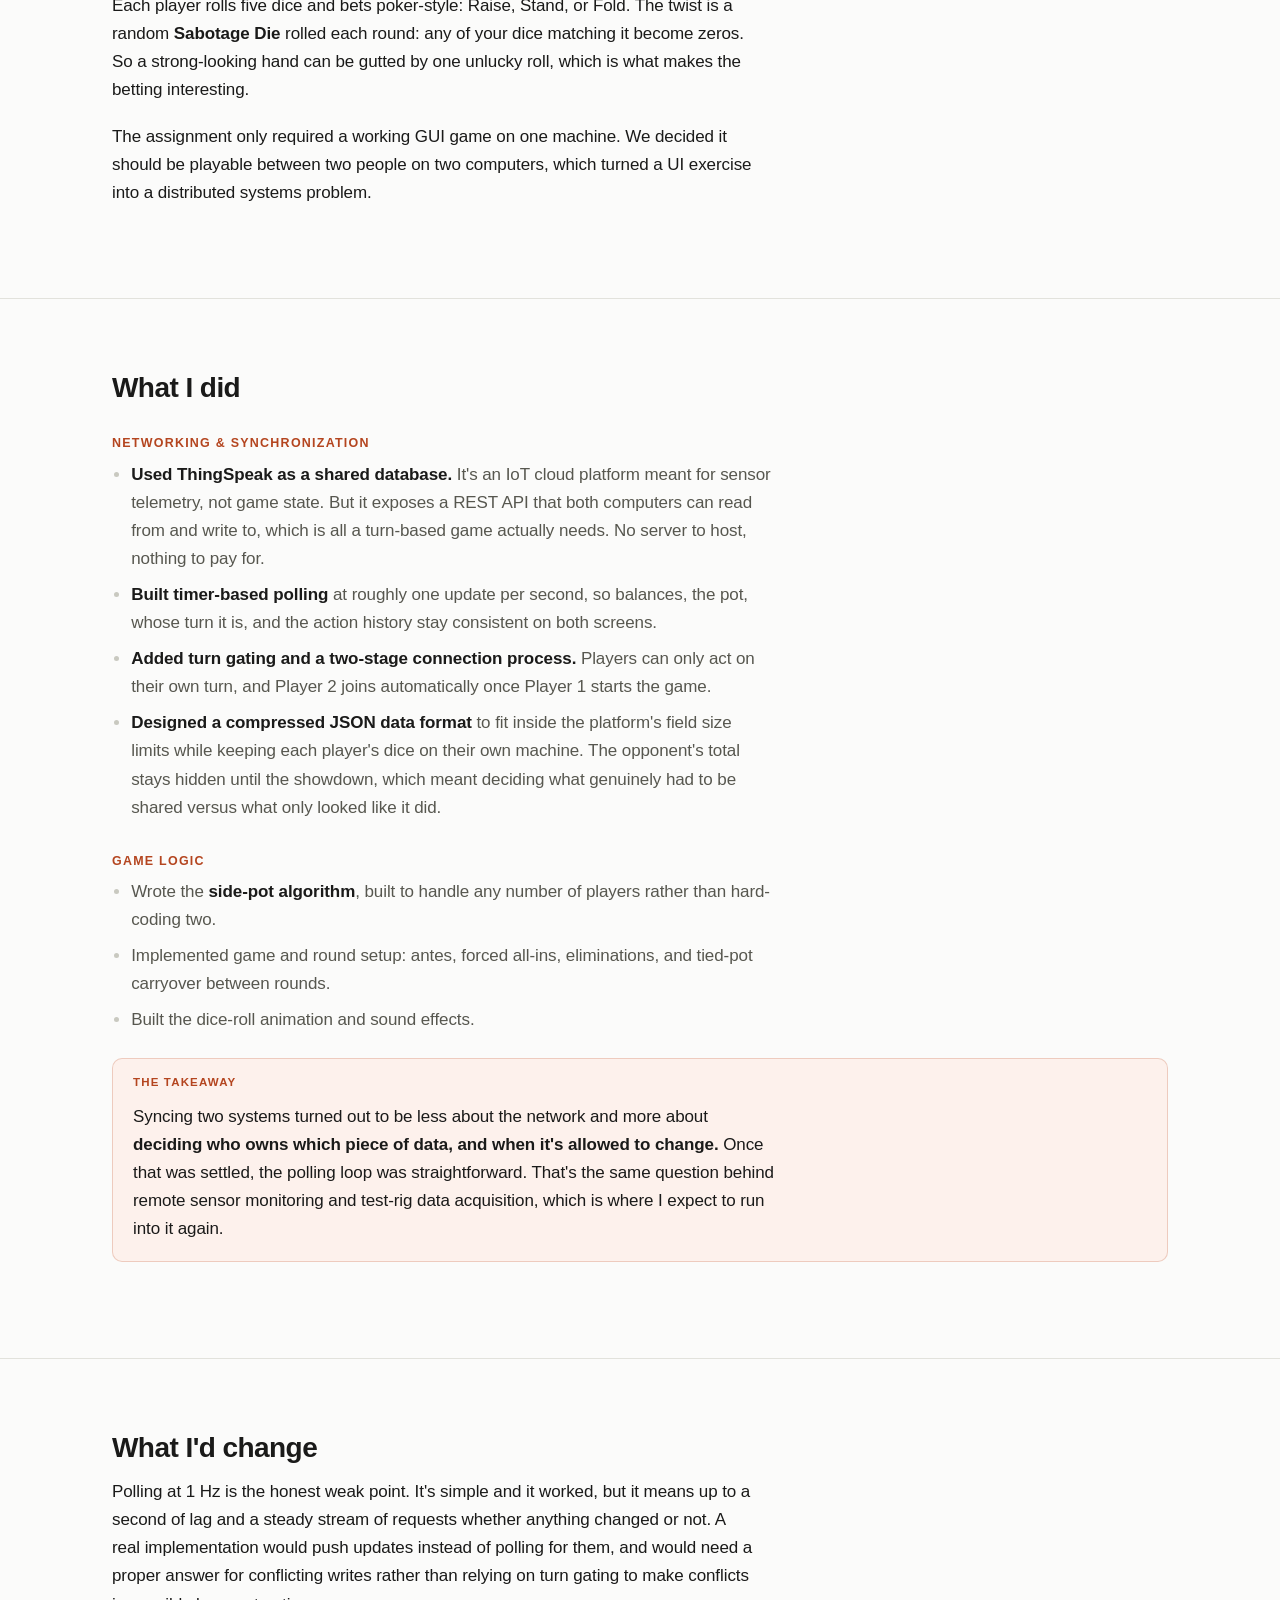
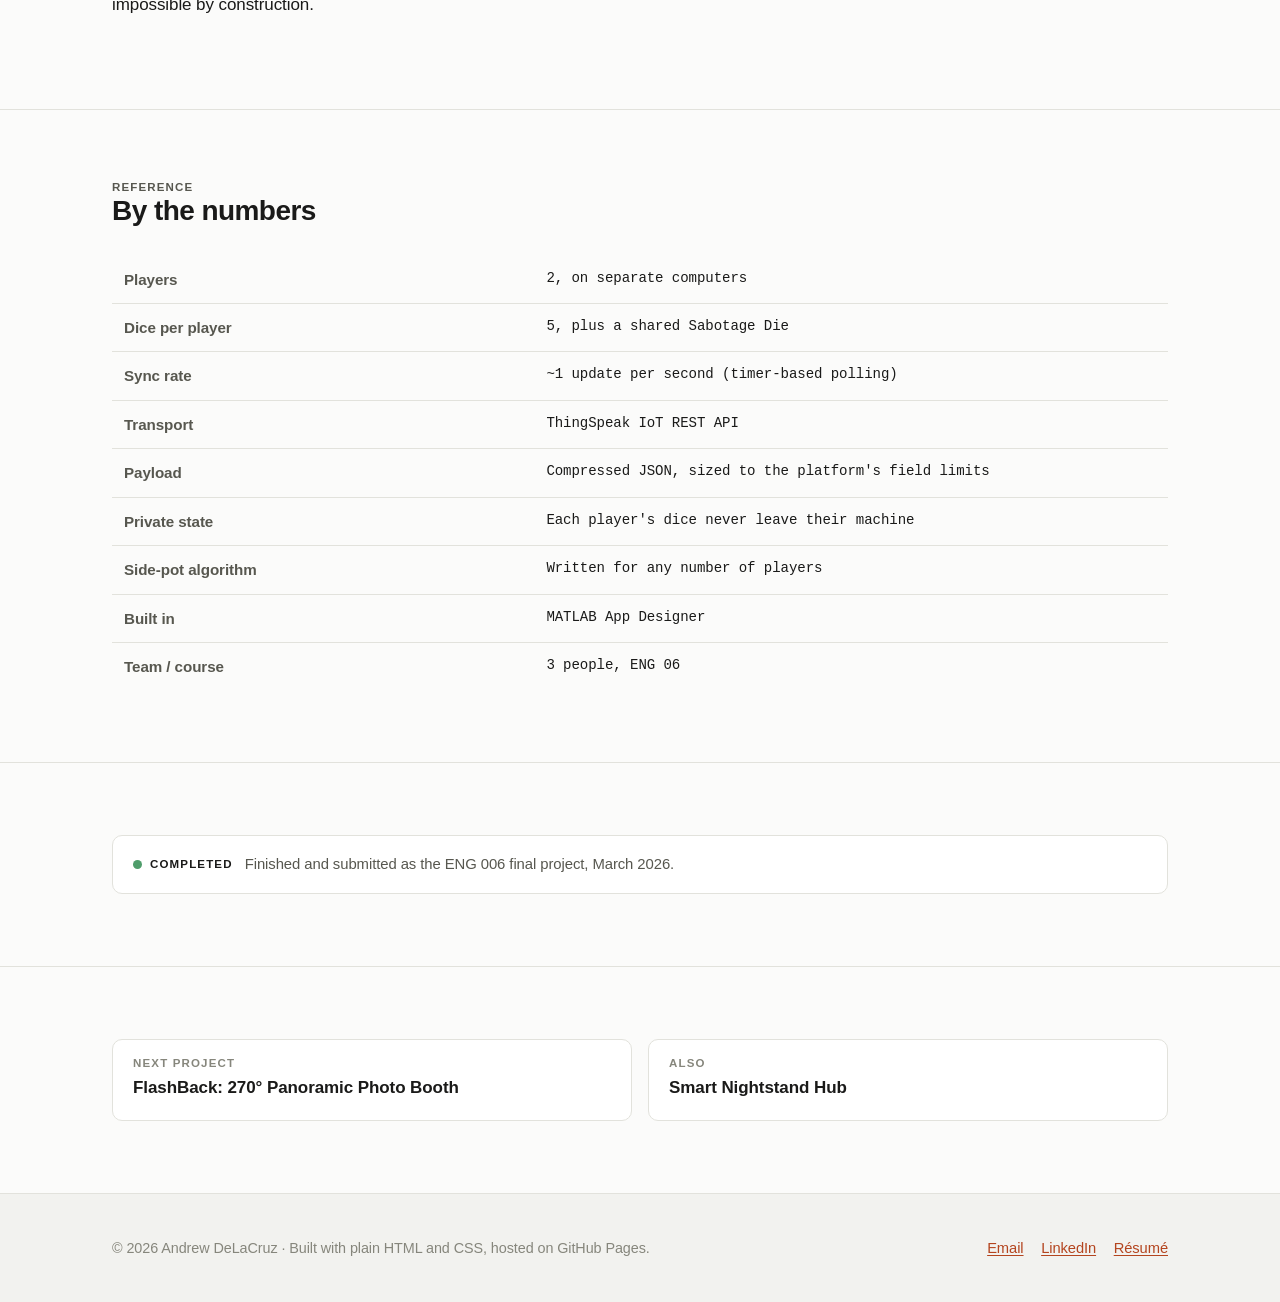
<file: projects/fold-or-roll.html>
<!doctype html>
<html lang="en">
<head>
<meta charset="utf-8">
<meta name="viewport" content="width=device-width, initial-scale=1">
<title>Fold or Roll: Networked Dice Game — Andrew DeLaCruz</title>
<meta name="description" content="A two-player MATLAB dice betting game synced across two separate computers in near real time using ThingSpeak's IoT REST API. Turn gating, a compressed JSON format, and a side-pot algorithm built for any number of players.">
<link rel="canonical" href="https://andrewldelacruz.github.io/projects/fold-or-roll.html">
<meta property="og:type" content="article">
<meta property="og:url" content="https://andrewldelacruz.github.io/projects/fold-or-roll.html">
<meta property="og:title" content="Fold or Roll: Networked Dice Game">
<meta property="og:description" content="Two computers kept in sync at ~1 Hz over an IoT REST API, with turn gating and a compressed data format that keeps each player's dice private until showdown.">
<meta property="og:image" content="https://andrewldelacruz.github.io/assets/img/og-card.png">
<meta name="twitter:card" content="summary_large_image">
<link rel="stylesheet" href="../css/style.css?v=15">
</head>
<body>
<a class="skip" href="#main">Skip to content</a>

<header class="site-header">
  <div class="wrap">
    <a class="brand" href="../">Andrew DeLaCruz <span>· ME</span></a>
    <button class="nav-toggle" type="button" aria-expanded="false" aria-controls="nav">Menu</button>
    <nav class="nav" id="nav" aria-label="Main">
      <a href="../#projects">Projects</a>
      <a href="../#experience">Experience</a>
      <a href="../#education">Education</a>
      <a href="../#skills">Skills</a>
      <a href="../#about">About</a>
      <a class="nav-cta" href="../assets/resume.pdf">Résumé&nbsp;(PDF)</a>
    </nav>
  </div>
</header>

<main id="main">

  <div class="wrap project-head">
    <a class="backlink" href="../#projects">&larr; All projects</a>
    <p class="tag">Class project</p>
    <p class="eyebrow">ENG 006 final project · Team of 3 · Mar 2026</p>
    <h1>Fold or Roll: Networked Dice Game</h1>
    <p class="lede">
      A two-player dice betting game in MATLAB App Designer, playable between two
      <em>separate computers</em> in near real time. The class asked for a GUI game; we built a
      distributed one.
    </p>

    <dl class="meta">
      <div><dt>My role</dt><dd>Networking &amp; synchronization, game logic</dd></div>
      <div><dt>Timeline</dt><dd>Mar 2026</dd></div>
      <div><dt>Course</dt><dd>ENG 006, UC Davis</dd></div>
      <div><dt>Team</dt><dd>3 people</dd></div>
      <div><dt>Sync rate</dt><dd>~1 update per second</dd></div>
      <div><dt>Tools</dt><dd>MATLAB · App Designer · ThingSpeak · REST · JSON</dd></div>
    </dl>

    <figure class="hero-figure natural">
      <img src="../assets/img/fold-or-roll/01-hero.jpg"
           alt="The Fold or Roll game window: Player 1's dice, the Sabotage Die, the pot and the action history"
           width="1600" height="1213">
      <figcaption>Player 1's screen, mid-round. The Sabotage Die is 4, so both rolled 4s count as
        zero, leaving a hand total of 14. Player 2's total shows as ??? because their dice never
        leave their own computer; balances, the pot and the action history sync about once a
        second.</figcaption>
    </figure>
  </div>

  <section class="prose">
    <div class="wrap">
      <h2>The game</h2>
      <p>
        Each player rolls five dice and bets poker-style: Raise, Stand, or Fold. The twist is a
        random <strong>Sabotage Die</strong> rolled each round: any of your dice matching it become
        zeros. So a strong-looking hand can be gutted by one unlucky roll, which is what makes the
        betting interesting.
      </p>
      <p>
        The assignment only required a working GUI game on one machine. We decided it should be
        playable between two people on two computers, which turned a UI exercise into a distributed
        systems problem.
      </p>
    </div>
  </section>

  <section class="prose">
    <div class="wrap">
      <h2>What I did</h2>

      <h3>Networking &amp; synchronization</h3>
      <ul>
        <li><strong>Used ThingSpeak as a shared database.</strong> It's an IoT cloud platform meant
          for sensor telemetry, not game state. But it exposes a REST API that both computers can
          read from and write to, which is all a turn-based game actually needs. No server to host,
          nothing to pay for.</li>
        <li><strong>Built timer-based polling</strong> at roughly one update per second, so balances,
          the pot, whose turn it is, and the action history stay consistent on both screens.</li>
        <li><strong>Added turn gating and a two-stage connection process.</strong> Players can only
          act on their own turn, and Player 2 joins automatically once Player 1 starts the game.</li>
        <li><strong>Designed a compressed JSON data format</strong> to fit inside the platform's
          field size limits while keeping each player's dice on their own machine. The opponent's
          total stays hidden until the showdown, which meant deciding what genuinely had to be
          shared versus what only looked like it did.</li>
      </ul>

      <h3>Game logic</h3>
      <ul>
        <li>Wrote the <strong>side-pot algorithm</strong>, built to handle any number of players
          rather than hard-coding two.</li>
        <li>Implemented game and round setup: antes, forced all-ins, eliminations, and tied-pot
          carryover between rounds.</li>
        <li>Built the dice-roll animation and sound effects.</li>
      </ul>

      <div class="callout">
        <p class="eyebrow">The takeaway</p>
        <p>
          Syncing two systems turned out to be less about the network and more about
          <strong>deciding who owns which piece of data, and when it's allowed to change.</strong>
          Once that was settled, the polling loop was straightforward. That's the same question
          behind remote sensor monitoring and test-rig data acquisition, which is where I expect to
          run into it again.
        </p>
      </div>
    </div>
  </section>

  <section class="prose">
    <div class="wrap">
      <h2>What I'd change</h2>
      <p>
        Polling at 1 Hz is the honest weak point. It's simple and it worked, but it means up to a
        second of lag and a steady stream of requests whether anything changed or not. A real
        implementation would push updates instead of polling for them, and would need a proper
        answer for conflicting writes rather than relying on turn gating to make conflicts
        impossible by construction.
      </p>
    </div>
  </section>

  <section>
    <div class="wrap">
      <div class="section-head">
        <p class="eyebrow">Reference</p>
        <h2>By the numbers</h2>
      </div>
      <div class="table-scroll">
        <table class="numbers">
          <tbody>
            <tr><th scope="row">Players</th><td>2, on separate computers</td></tr>
            <tr><th scope="row">Dice per player</th><td>5, plus a shared Sabotage Die</td></tr>
            <tr><th scope="row">Sync rate</th><td>~1 update per second (timer-based polling)</td></tr>
            <tr><th scope="row">Transport</th><td>ThingSpeak IoT REST API</td></tr>
            <tr><th scope="row">Payload</th><td>Compressed JSON, sized to the platform's field limits</td></tr>
            <tr><th scope="row">Private state</th><td>Each player's dice never leave their machine</td></tr>
            <tr><th scope="row">Side-pot algorithm</th><td>Written for any number of players</td></tr>
            <tr><th scope="row">Built in</th><td>MATLAB App Designer</td></tr>
            <tr><th scope="row">Team / course</th><td>3 people, ENG 06</td></tr>
          </tbody>
        </table>
      </div>
    </div>
  </section>

  <section>
    <div class="wrap">
      <div class="status status-done">
        <span class="status-label">Completed</span>
        <p>Finished and submitted as the ENG 006 final project, March 2026.</p>
      </div>
    </div>
  </section>

  <section>
    <div class="wrap">
      <div class="pager">
        <a href="flashback.html">
          <p class="eyebrow">Next project</p>
          <strong>FlashBack: 270° Panoramic Photo Booth</strong>
        </a>
        <a href="nightstand-hub.html">
          <p class="eyebrow">Also</p>
          <strong>Smart Nightstand Hub</strong>
        </a>
      </div>
    </div>
  </section>

</main>

<footer class="site-footer">
  <div class="wrap">
    <p>© 2026 Andrew DeLaCruz · Built with plain HTML and CSS, hosted on GitHub Pages.</p>
    <ul class="footer-links">
      <li><a href="mailto:aldelacruz@ucdavis.edu">Email</a></li>
      <li><a href="https://www.linkedin.com/in/andrew-delacruz/">LinkedIn</a></li>
      <li><a href="../assets/resume.pdf">Résumé</a></li>
    </ul>
  </div>
</footer>

<script src="../js/main.js"></script>
</body>
</html>
</file>
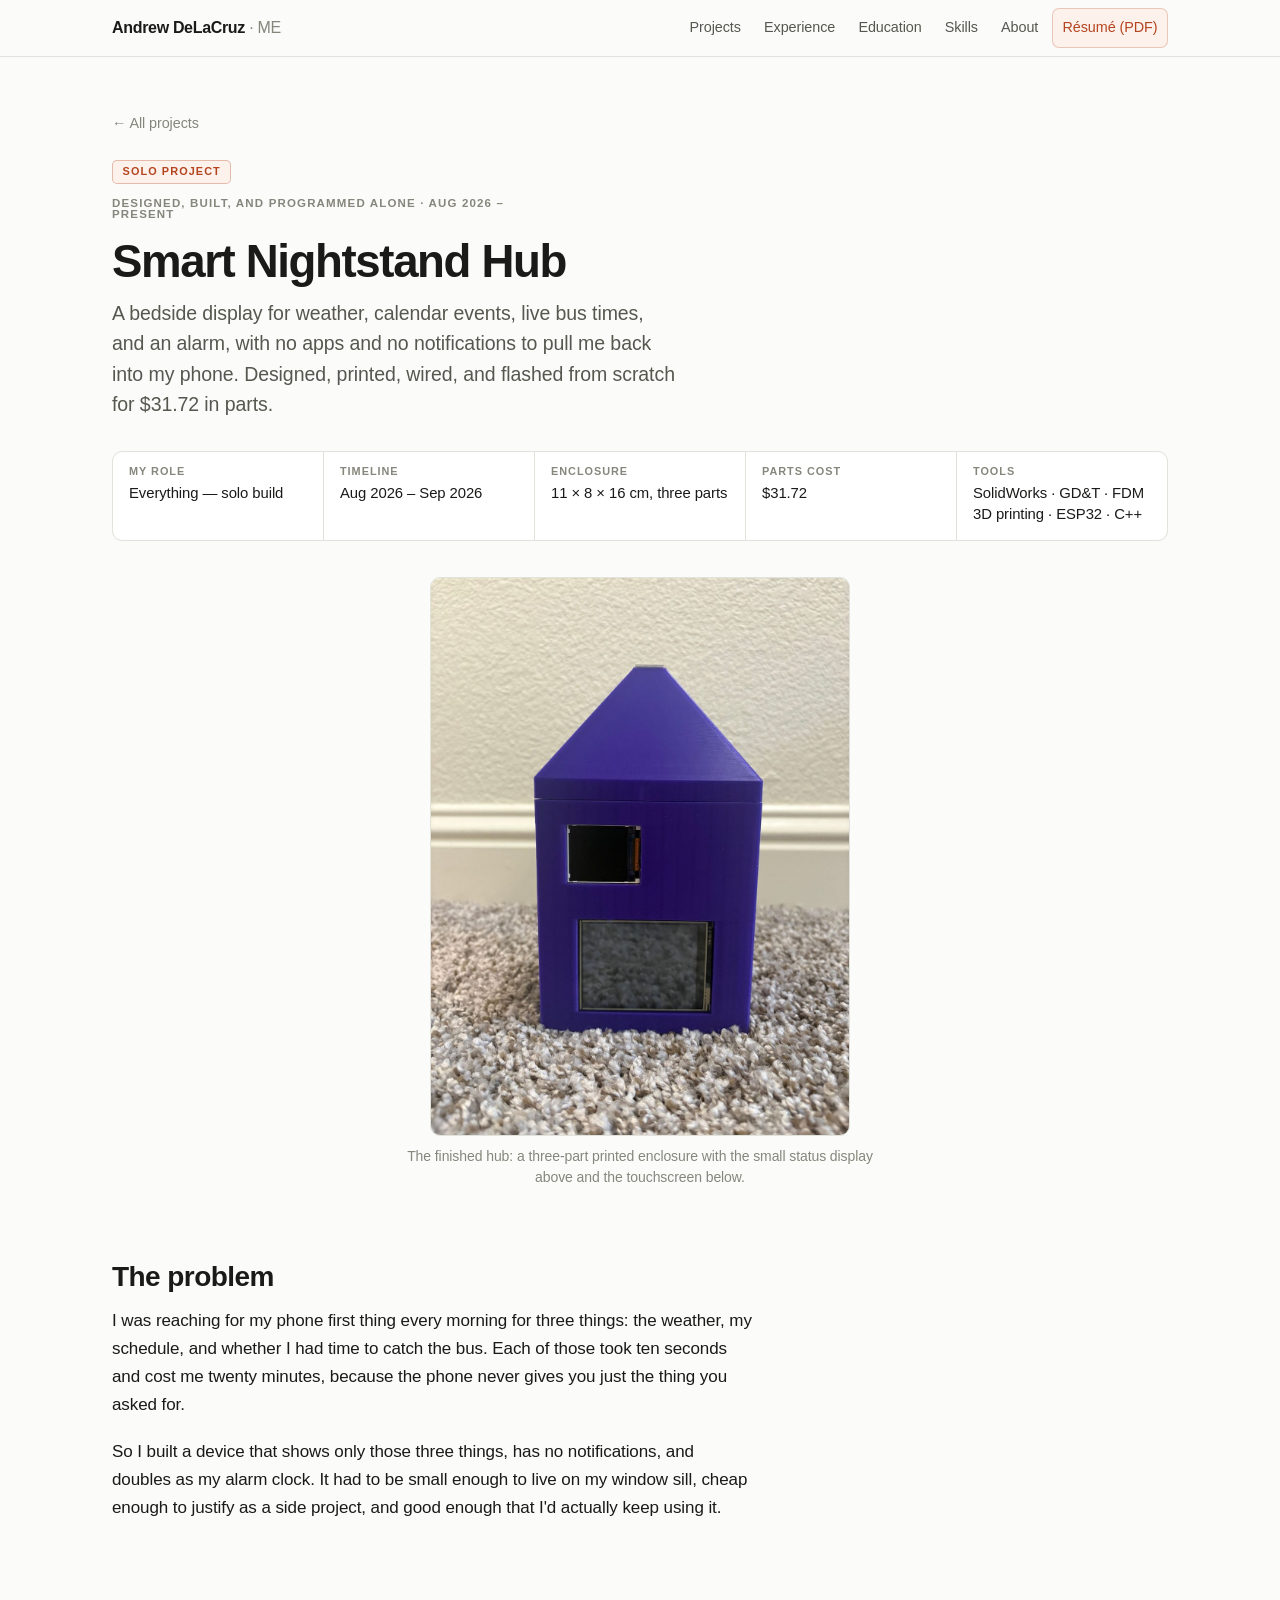
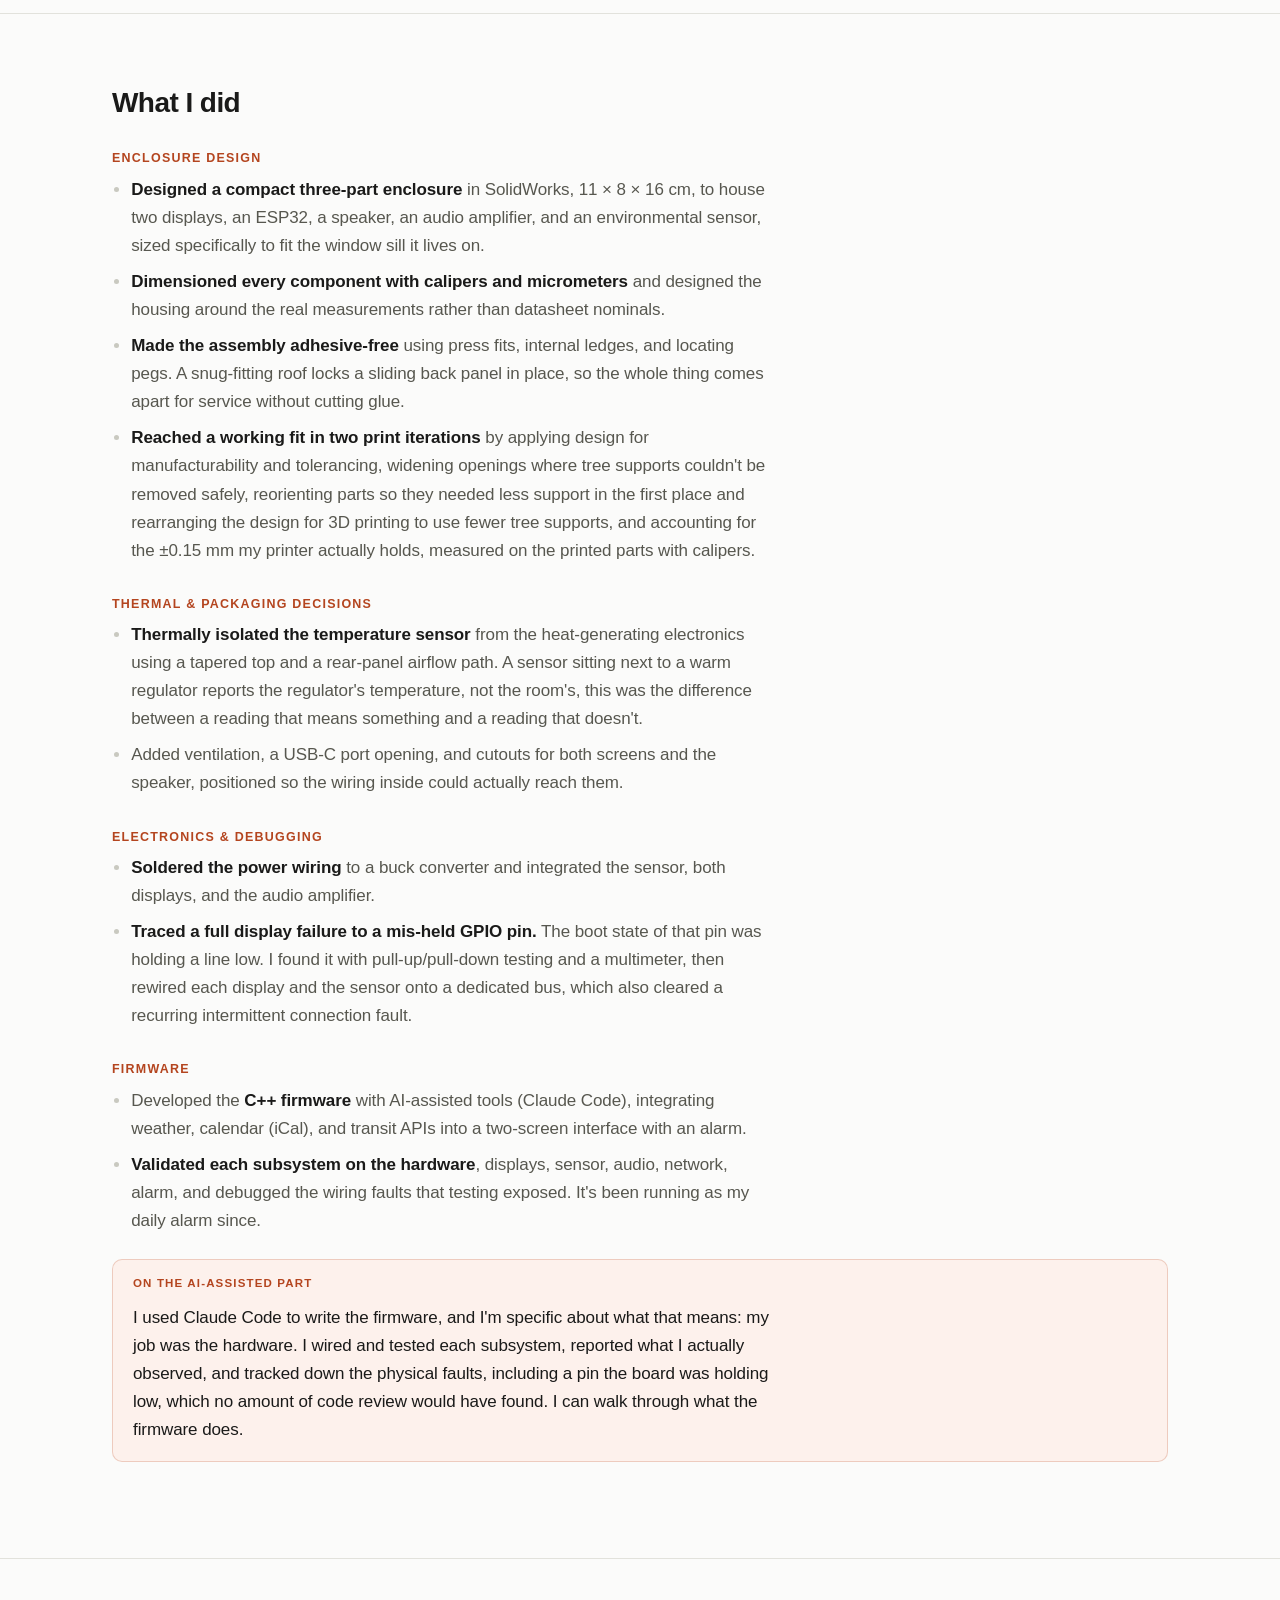
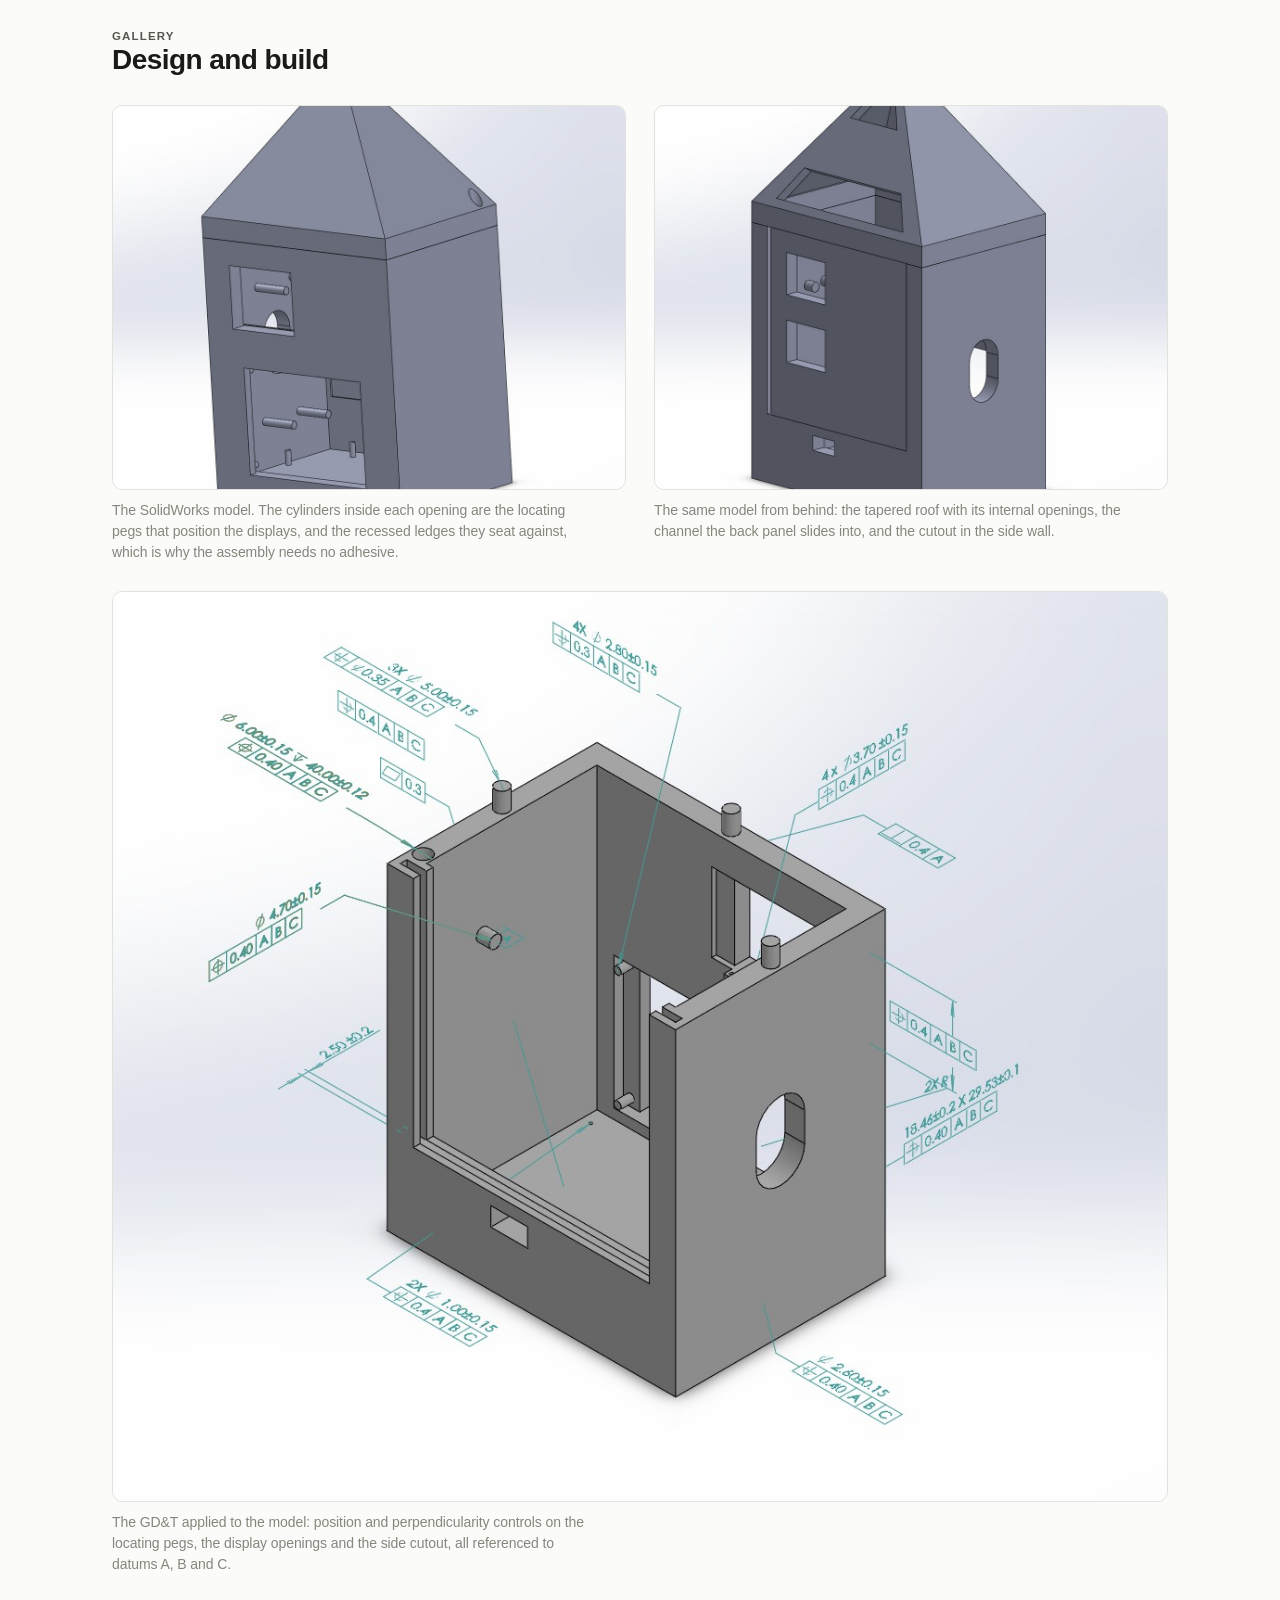
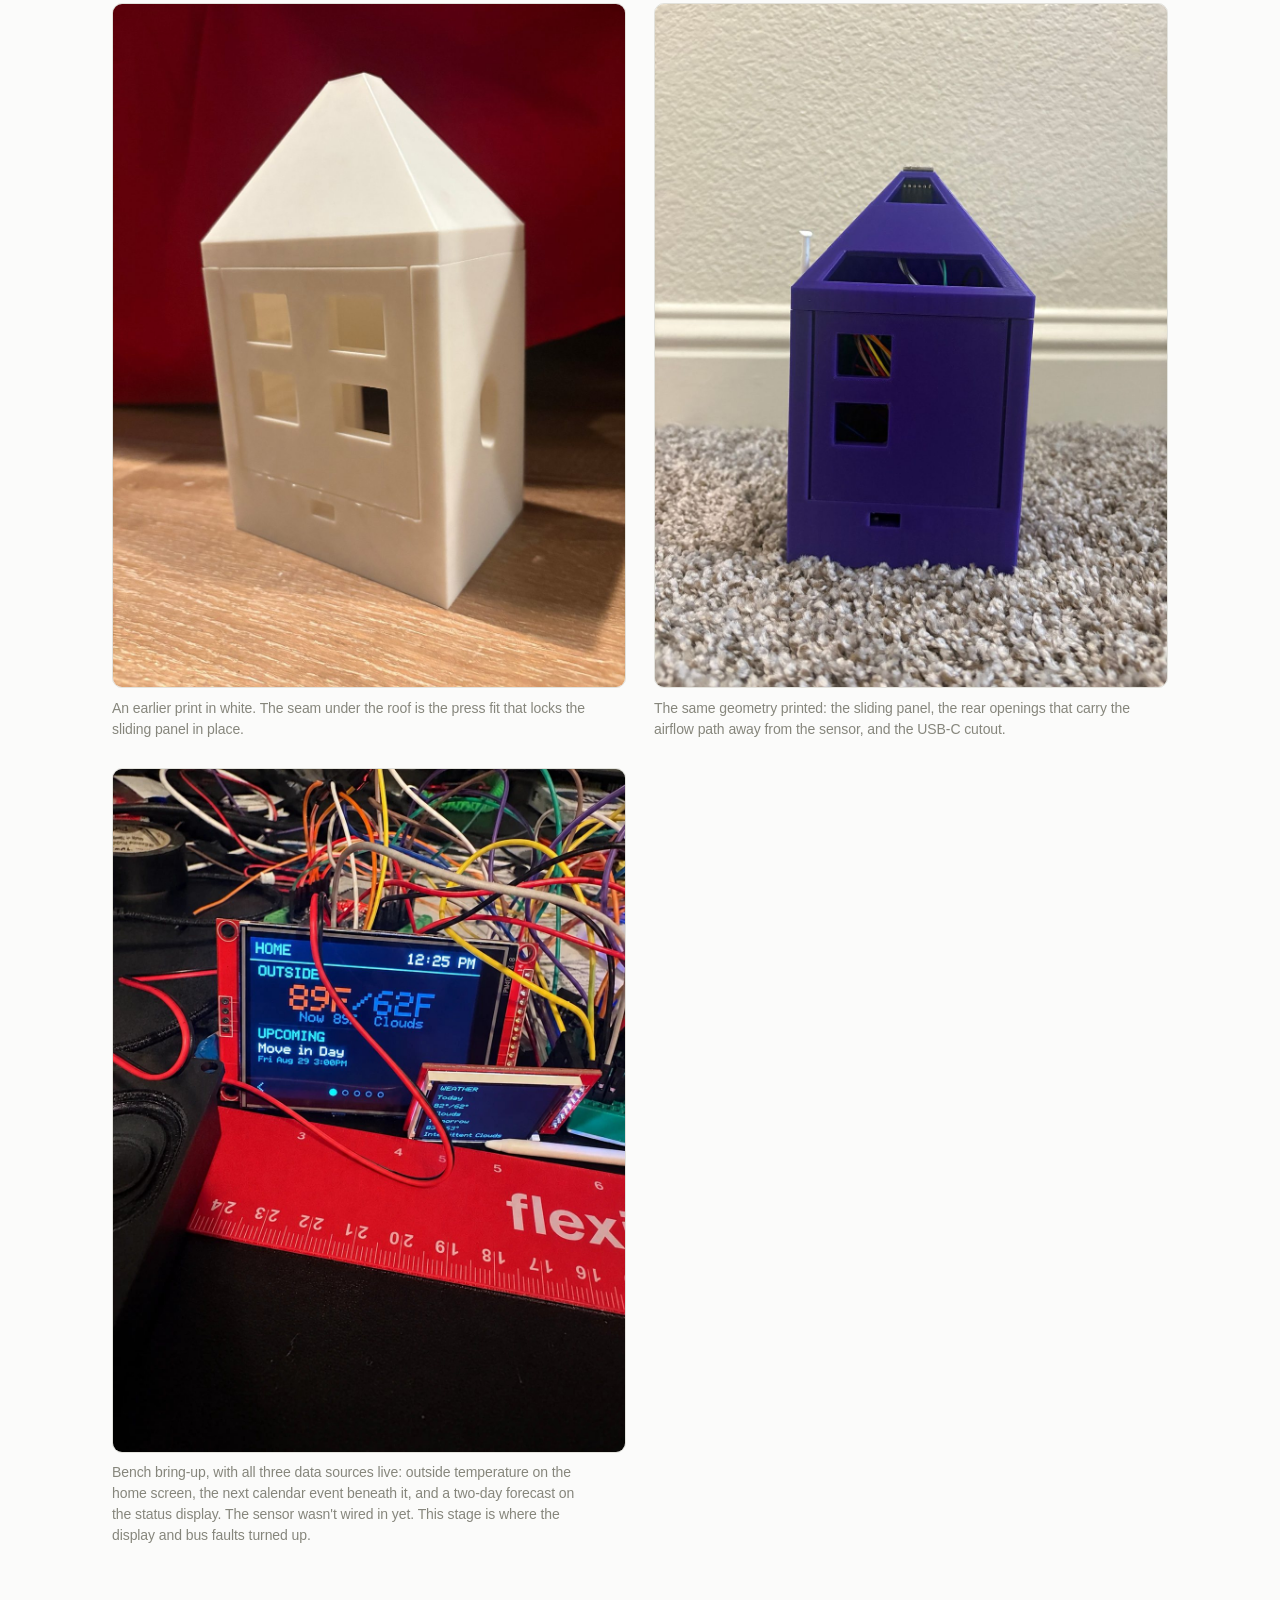
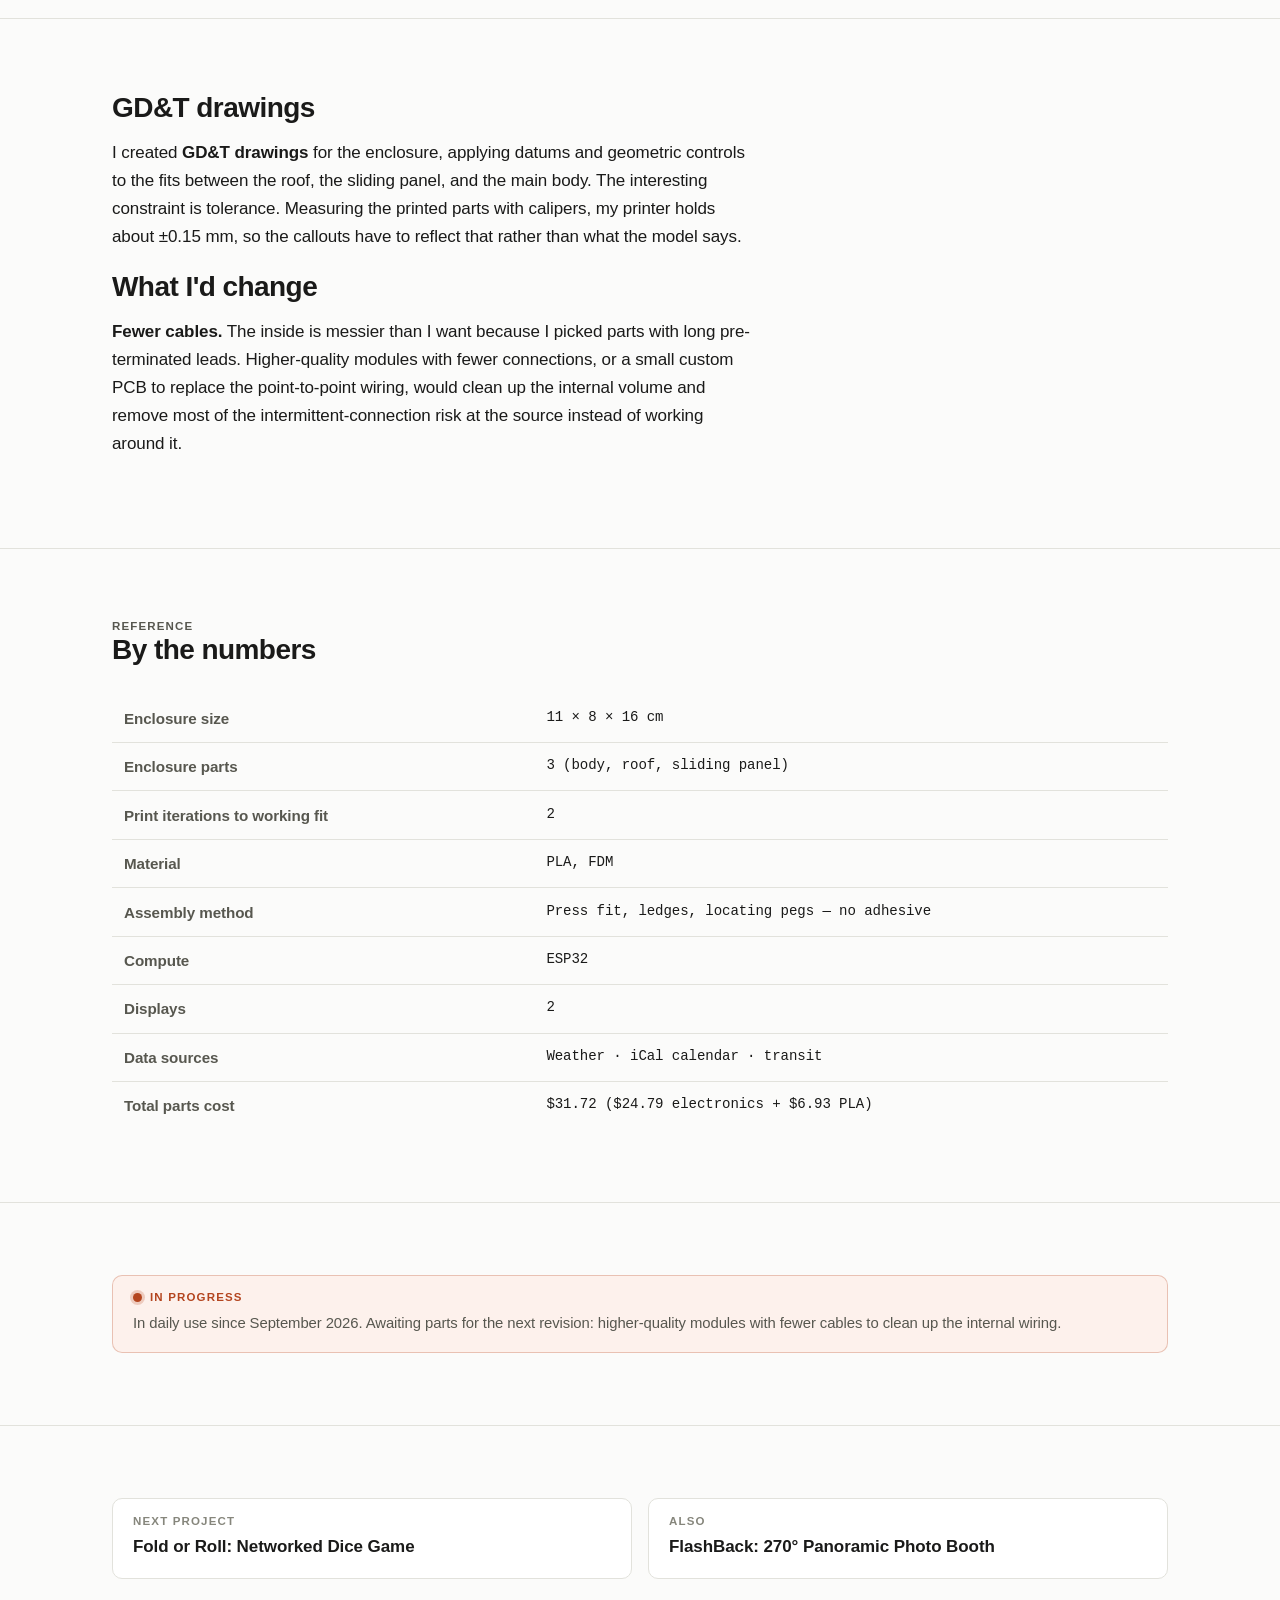
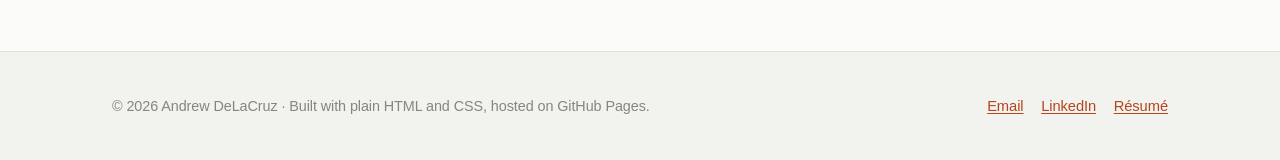
<file: projects/nightstand-hub.html>
<!doctype html>
<html lang="en">
<head>
<meta charset="utf-8">
<meta name="viewport" content="width=device-width, initial-scale=1">
<title>Smart Nightstand Hub — Andrew DeLaCruz</title>
<meta name="description" content="A bedside display for weather, calendar, and live bus times in an adhesive-free 3D-printed enclosure built for $31.72. SolidWorks design for manufacturability, ESP32 firmware, press-fit assembly with a working fit in two print iterations.">
<link rel="canonical" href="https://andrewldelacruz.github.io/projects/nightstand-hub.html">
<meta property="og:type" content="article">
<meta property="og:url" content="https://andrewldelacruz.github.io/projects/nightstand-hub.html">
<meta property="og:title" content="Smart Nightstand Hub">
<meta property="og:description" content="Adhesive-free press-fit enclosure designed around the boards inside it. ESP32, two displays, thermally isolated sensor, $31.72 in parts, working fit in two print iterations.">
<meta property="og:image" content="https://andrewldelacruz.github.io/assets/img/og-card.png">
<meta name="twitter:card" content="summary_large_image">
<link rel="stylesheet" href="../css/style.css?v=15">
</head>
<body>
<a class="skip" href="#main">Skip to content</a>

<header class="site-header">
  <div class="wrap">
    <a class="brand" href="../">Andrew DeLaCruz <span>· ME</span></a>
    <button class="nav-toggle" type="button" aria-expanded="false" aria-controls="nav">Menu</button>
    <nav class="nav" id="nav" aria-label="Main">
      <a href="../#projects">Projects</a>
      <a href="../#experience">Experience</a>
      <a href="../#education">Education</a>
      <a href="../#skills">Skills</a>
      <a href="../#about">About</a>
      <a class="nav-cta" href="../assets/resume.pdf">Résumé&nbsp;(PDF)</a>
    </nav>
  </div>
</header>

<main id="main">

  <div class="wrap project-head">
    <a class="backlink" href="../#projects">&larr; All projects</a>
    <p class="tag tag-solo">Solo project</p>
    <p class="eyebrow">Designed, built, and programmed alone · Aug 2026 – present</p>
    <h1>Smart Nightstand Hub</h1>
    <p class="lede">
      A bedside display for weather, calendar events, live bus times, and an alarm, with no apps
      and no notifications to pull me back into my phone. Designed, printed, wired, and flashed
      from scratch for $31.72 in parts.
    </p>

    <dl class="meta">
      <div><dt>My role</dt><dd>Everything — solo build</dd></div>
      <div><dt>Timeline</dt><dd>Aug 2026 – Sep 2026</dd></div>
      <div><dt>Enclosure</dt><dd>11 × 8 × 16 cm, three parts</dd></div>
      <div><dt>Parts cost</dt><dd>$31.72</dd></div>
      <div><dt>Tools</dt><dd>SolidWorks · GD&amp;T · FDM 3D printing · ESP32 · C++</dd></div>
    </dl>

    <figure class="hero-figure upright">
      <img src="../assets/img/nightstand/01-hero.jpg"
           alt="The finished Smart Nightstand Hub, a purple 3D-printed enclosure with two display openings"
           width="1100" height="1467">
      <figcaption>The finished hub: a three-part printed enclosure with the small status display
        above and the touchscreen below.</figcaption>
    </figure>
  </div>

  <section class="prose">
    <div class="wrap">
      <h2>The problem</h2>
      <p>
        I was reaching for my phone first thing every morning for three things: the weather, my
        schedule, and whether I had time to catch the bus. Each of those took ten seconds and cost
        me twenty minutes, because the phone never gives you just the thing you asked for.
      </p>
      <p>
        So I built a device that shows only those three things, has no notifications, and doubles as
        my alarm clock. It had to be small enough to live on my window sill, cheap enough to justify
        as a side project, and good enough that I'd actually keep using it.
      </p>
    </div>
  </section>

  <section class="prose">
    <div class="wrap">
      <h2>What I did</h2>

      <h3>Enclosure design</h3>
      <ul>
        <li><strong>Designed a compact three-part enclosure</strong> in SolidWorks, 11 × 8 × 16 cm,
          to house two displays, an ESP32, a speaker, an audio amplifier, and an environmental
          sensor, sized specifically to fit the window sill it lives on.</li>
        <li><strong>Dimensioned every component with calipers and micrometers</strong> and designed the housing
          around the real measurements rather than datasheet nominals.</li>
        <li><strong>Made the assembly adhesive-free</strong> using press fits, internal ledges, and
          locating pegs. A snug-fitting roof locks a sliding back panel in place, so the whole thing
          comes apart for service without cutting glue.</li>
        <li><strong>Reached a working fit in two print iterations</strong> by applying design for
          manufacturability and tolerancing, widening openings where tree supports couldn't be removed safely, reorienting parts so they needed less support in the first place and rearranging the design for 3D printing to use fewer tree supports, and accounting for the ±0.15 mm my printer actually holds, measured on the printed parts with calipers.</li>
      </ul>

      <h3>Thermal &amp; packaging decisions</h3>
      <ul>
        <li><strong>Thermally isolated the temperature sensor</strong> from the heat-generating
          electronics using a tapered top and a rear-panel airflow path. A sensor sitting next to a
          warm regulator reports the regulator's temperature, not the room's, this was the
          difference between a reading that means something and a reading that doesn't.</li>
        <li>Added ventilation, a USB-C port opening, and cutouts for both screens and the speaker,
          positioned so the wiring inside could actually reach them.</li>
      </ul>

      <h3>Electronics &amp; debugging</h3>
      <ul>
        <li><strong>Soldered the power wiring</strong> to a buck converter and integrated the sensor,
          both displays, and the audio amplifier.</li>
        <li><strong>Traced a full display failure to a mis-held GPIO pin.</strong> The boot state of
          that pin was holding a line low. I found it with pull-up/pull-down testing and a
          multimeter, then rewired each display and the sensor onto a dedicated bus, which also
          cleared a recurring intermittent connection fault.</li>
      </ul>

      <h3>Firmware</h3>
      <ul>
        <li>Developed the <strong>C++ firmware</strong> with AI-assisted tools (Claude Code),
          integrating weather, calendar (iCal), and transit APIs into a two-screen interface with
          an alarm.</li>
        <li><strong>Validated each subsystem on the hardware</strong>, displays, sensor, audio,
          network, alarm, and debugged the wiring faults that testing exposed. It's been running as
          my daily alarm since.</li>
      </ul>

      <div class="callout">
        <p class="eyebrow">On the AI-assisted part</p>
        <p>
          I used Claude Code to write the firmware, and I'm specific about what that means: my job
          was the hardware. I wired and tested each subsystem, reported what I actually observed,
          and tracked down the physical faults, including a pin the board was holding low, which no
          amount of code review would have found. I can walk through what the firmware does.
        </p>
      </div>
    </div>
  </section>

  <section>
    <div class="wrap">
      <div class="section-head">
        <p class="eyebrow">Gallery</p>
        <h2>Design and build</h2>
      </div>
      <div class="gallery">
        <figure>
          <img src="../assets/img/nightstand/02-cad-front.jpg"
               alt="SolidWorks model of the enclosure, front, showing locating pegs inside both display openings"
               loading="lazy" width="1100" height="1104">
          <figcaption>The SolidWorks model. The cylinders inside each opening are the locating pegs
            that position the displays, and the recessed ledges they seat against, which is why
            the assembly needs no adhesive.</figcaption>
        </figure>
        <figure>
          <img src="../assets/img/nightstand/03-cad-rear.jpg"
               alt="SolidWorks model from the rear, showing the tapered roof, its internal openings and the back-panel channel"
               loading="lazy" width="1100" height="1130">
          <figcaption>The same model from behind: the tapered roof with its internal openings, the
            channel the back panel slides into, and the cutout in the side wall.</figcaption>
        </figure>
        <figure class="wide whole">
          <img src="../assets/img/nightstand/07-gdt.jpg"
               alt="The enclosure model annotated with GD&amp;T: position and perpendicularity controls referenced to datums A, B and C"
               loading="lazy" width="1137" height="981">
          <figcaption>The GD&amp;T applied to the model: position and perpendicularity controls on
            the locating pegs, the display openings and the side cutout, all referenced to datums
            A, B and C.</figcaption>
        </figure>
        <figure class="tall">
          <img src="../assets/img/nightstand/04-print.jpg"
               alt="An earlier white print of the enclosure, front view, showing the roof seam"
               loading="lazy" width="1100" height="1467">
          <figcaption>An earlier print in white. The seam under the roof is the press fit that locks
            the sliding panel in place.</figcaption>
        </figure>
        <figure class="tall">
          <img src="../assets/img/nightstand/05-rear.jpg"
               alt="Rear of the finished enclosure showing the sliding back panel, vent openings and USB-C cutout"
               loading="lazy" width="1100" height="1467">
          <figcaption>The same geometry printed: the sliding panel, the rear openings that carry the
            airflow path away from the sensor, and the USB-C cutout.</figcaption>
        </figure>
        <figure class="tall">
          <img src="../assets/img/nightstand/06-bench.jpg"
               alt="Both displays running on a breadboard: the home screen showing outside temperature and an upcoming calendar event, with the status display showing a two-day forecast"
               loading="lazy" width="1086" height="1448">
          <figcaption>Bench bring-up, with all three data sources live: outside temperature on
            the home screen, the next calendar event beneath it, and a two-day forecast on the
            status display. The sensor wasn't wired in yet. This stage is where the display and
            bus faults turned up.</figcaption>
        </figure>
      </div>
    </div>
  </section>

  <section class="prose">
    <div class="wrap">
      <h2>GD&amp;T drawings</h2>
      <p>
        I created <strong>GD&amp;T drawings</strong> for the enclosure, applying datums and
        geometric controls to the fits between the roof, the sliding panel, and the main body. The
        interesting constraint is tolerance. Measuring the printed parts with calipers, my printer
        holds about ±0.15 mm, so the callouts have to reflect that rather than what the model
        says.
      </p>

      <h2>What I'd change</h2>
      <p>
        <strong>Fewer cables.</strong> The inside is messier than I want because I picked parts with
        long pre-terminated leads. Higher-quality modules with fewer connections, or a small custom
        PCB to replace the point-to-point wiring, would clean up the internal volume and remove
        most of the intermittent-connection risk at the source instead of working around it.
      </p>
    </div>
  </section>

  <section>
    <div class="wrap">
      <div class="section-head">
        <p class="eyebrow">Reference</p>
        <h2>By the numbers</h2>
      </div>
      <div class="table-scroll">
        <table class="numbers">
          <tbody>
            <tr><th scope="row">Enclosure size</th><td>11 × 8 × 16 cm</td></tr>
            <tr><th scope="row">Enclosure parts</th><td>3 (body, roof, sliding panel)</td></tr>
            <tr><th scope="row">Print iterations to working fit</th><td>2</td></tr>
            <tr><th scope="row">Material</th><td>PLA, FDM</td></tr>
            <tr><th scope="row">Assembly method</th><td>Press fit, ledges, locating pegs — no adhesive</td></tr>
            <tr><th scope="row">Compute</th><td>ESP32</td></tr>
            <tr><th scope="row">Displays</th><td>2</td></tr>
            <tr><th scope="row">Data sources</th><td>Weather · iCal calendar · transit</td></tr>
            <tr><th scope="row">Total parts cost</th><td>$31.72 ($24.79 electronics + $6.93 PLA)</td></tr>
          </tbody>
        </table>
      </div>
    </div>
  </section>

  <section>
    <div class="wrap">
      <div class="status status-active">
        <span class="status-label">In progress</span>
        <p>In daily use since September 2026. Awaiting parts for the next revision: higher-quality modules with fewer cables to clean up the internal wiring.</p>
      </div>
    </div>
  </section>

  <section>
    <div class="wrap">
      <div class="pager">
        <a href="fold-or-roll.html">
          <p class="eyebrow">Next project</p>
          <strong>Fold or Roll: Networked Dice Game</strong>
        </a>
        <a href="flashback.html">
          <p class="eyebrow">Also</p>
          <strong>FlashBack: 270° Panoramic Photo Booth</strong>
        </a>
      </div>
    </div>
  </section>

</main>

<footer class="site-footer">
  <div class="wrap">
    <p>© 2026 Andrew DeLaCruz · Built with plain HTML and CSS, hosted on GitHub Pages.</p>
    <ul class="footer-links">
      <li><a href="mailto:aldelacruz@ucdavis.edu">Email</a></li>
      <li><a href="https://www.linkedin.com/in/andrew-delacruz/">LinkedIn</a></li>
      <li><a href="../assets/resume.pdf">Résumé</a></li>
    </ul>
  </div>
</footer>

<script src="../js/main.js"></script>
</body>
</html>
</file>
<file: css/style.css>
/* ==========================================================================
   Andrew DeLaCruz — portfolio
   Plain CSS, no build step. Tokens first, then layout, then components.
   ========================================================================== */

/* --- Tokens --------------------------------------------------------------- */
:root {
  --bg:        #fbfbfa;
  --bg-raised: #ffffff;
  --bg-sunken: #f2f2ef;
  --text:      #1a1a19;
  --text-soft: #57574f;
  --text-mute: #86867c;
  --border:    #e2e2dc;
  --border-str:#c9c9c0;
  --accent:    #b4451f;
  --accent-bg: #fdf1ec;
  --shadow:    0 1px 2px rgba(0,0,0,.05), 0 4px 16px rgba(0,0,0,.05);
  --shadow-lg: 0 2px 4px rgba(0,0,0,.06), 0 12px 32px rgba(0,0,0,.10);

  --font: -apple-system, BlinkMacSystemFont, "Segoe UI", Roboto, Helvetica, Arial, sans-serif;
  --mono: ui-monospace, SFMono-Regular, "SF Mono", Menlo, Consolas, monospace;

  --prose: 68ch;
  --wide:  1120px;
  --r:     10px;
}

@media (prefers-color-scheme: dark) {
  :root {
    --bg:        #14140f;
    --bg-raised: #1d1d18;
    --bg-sunken: #100f0c;
    --text:      #f0efe9;
    --text-soft: #b6b5aa;
    --text-mute: #86857b;
    --border:    #2e2e27;
    --border-str:#45443b;
    --accent:    #f08a5c;
    --accent-bg: #2a1a12;
    --shadow:    0 1px 2px rgba(0,0,0,.4), 0 4px 16px rgba(0,0,0,.3);
    --shadow-lg: 0 2px 4px rgba(0,0,0,.5), 0 12px 32px rgba(0,0,0,.45);
  }
}

/* --- Reset / base -------------------------------------------------------- */
*, *::before, *::after { box-sizing: border-box; }

html { -webkit-text-size-adjust: 100%; scroll-behavior: smooth; }
@media (prefers-reduced-motion: reduce) {
  html { scroll-behavior: auto; }
  *, *::before, *::after { animation-duration: .01ms !important; transition-duration: .01ms !important; }
}

body {
  margin: 0;
  background: var(--bg);
  color: var(--text);
  font: 400 1.0625rem/1.65 var(--font);
  letter-spacing: -0.005em;
  -webkit-font-smoothing: antialiased;
}

h1, h2, h3, h4 { line-height: 1.2; letter-spacing: -0.02em; margin: 0 0 .5em; font-weight: 650; }
h1 { font-size: clamp(2rem, 5vw, 2.85rem); letter-spacing: -0.03em; }
h2 { font-size: clamp(1.4rem, 3vw, 1.75rem); }
h3 { font-size: 1.15rem; }
p  { margin: 0 0 1.1em; }
p, li { max-width: var(--prose); }

a { color: var(--accent); text-decoration-thickness: 1px; text-underline-offset: 2px; }
a:hover { text-decoration-thickness: 2px; }

img { max-width: 100%; height: auto; display: block; }

:focus-visible { outline: 2.5px solid var(--accent); outline-offset: 3px; border-radius: 3px; }

.visually-hidden {
  position: absolute; width: 1px; height: 1px; padding: 0; margin: -1px;
  overflow: hidden; clip: rect(0 0 0 0); white-space: nowrap; border: 0;
}

/* --- Layout -------------------------------------------------------------- */
.wrap { width: 100%; max-width: var(--wide); margin-inline: auto; padding-inline: 1.25rem; }
@media (min-width: 700px) { .wrap { padding-inline: 2rem; } }

section { padding-block: clamp(2.75rem, 7vw, 4.5rem); }
section + section { border-top: 1px solid var(--border); }

.section-head { margin-bottom: 1.75rem; }
.section-head h2 { margin-bottom: .25rem; }
.section-head p { color: var(--text-soft); margin: 0; }

.eyebrow {
  font: 600 .72rem/1 var(--font);
  letter-spacing: .1em;
  text-transform: uppercase;
  color: var(--text-mute);
  margin: 0 0 .9rem;
}

/* --- Skip link ----------------------------------------------------------- */
.skip {
  position: absolute; left: 50%; transform: translate(-50%, -150%);
  z-index: 100; background: var(--accent); color: #fff;
  padding: .6rem 1.1rem; border-radius: 0 0 var(--r) var(--r);
  text-decoration: none; font-weight: 600; transition: transform .15s;
}
.skip:focus { transform: translate(-50%, 0); }

/* --- Site header --------------------------------------------------------- */
.site-header {
  position: sticky; top: 0; z-index: 50;
  background: color-mix(in srgb, var(--bg) 88%, transparent);
  backdrop-filter: saturate(160%) blur(12px);
  border-bottom: 1px solid var(--border);
}
.site-header .wrap {
  display: flex; align-items: center; justify-content: space-between;
  gap: 1rem; min-height: 56px;
}
.brand {
  font-weight: 650; letter-spacing: -0.02em; color: var(--text);
  text-decoration: none; font-size: 1rem; white-space: nowrap;
}
.brand span { color: var(--text-mute); font-weight: 450; }

.nav { display: flex; align-items: center; gap: .25rem; }
.nav a {
  color: var(--text-soft); text-decoration: none; font-size: .9rem; font-weight: 500;
  padding: .45rem .6rem; border-radius: 7px; white-space: nowrap;
}
.nav a:hover { color: var(--text); background: var(--bg-sunken); }
.nav a.nav-cta {
  color: var(--accent); background: var(--accent-bg);
  border: 1px solid color-mix(in srgb, var(--accent) 25%, transparent);
}
.nav a.nav-cta:hover { background: color-mix(in srgb, var(--accent) 14%, transparent); color: var(--accent); }

.nav-toggle {
  display: none; background: none; border: 1px solid var(--border-str);
  border-radius: 7px; color: var(--text); padding: .35rem .6rem;
  font: 500 .85rem var(--font); cursor: pointer;
}

@media (max-width: 719px) {
  .nav-toggle { display: block; }
  .nav {
    display: none; position: absolute; top: 100%; right: 1.25rem; left: 1.25rem;
    flex-direction: column; align-items: stretch; gap: 0;
    background: var(--bg-raised); border: 1px solid var(--border);
    border-radius: var(--r); box-shadow: var(--shadow-lg); padding: .4rem;
  }
  .nav[data-open="true"] { display: flex; }
  .nav a { padding: .7rem .75rem; font-size: .95rem; }
  .nav a.nav-cta { text-align: center; margin-top: .3rem; }
}

/* --- Buttons ------------------------------------------------------------- */
.btn-row { display: flex; flex-wrap: wrap; gap: .6rem; margin-top: 1.5rem; }
.btn {
  display: inline-flex; align-items: center; gap: .45rem;
  padding: .62rem 1.05rem; border-radius: 8px;
  font: 550 .93rem var(--font); text-decoration: none;
  border: 1px solid var(--border-str); color: var(--text);
  background: var(--bg-raised); transition: background .12s, border-color .12s, transform .12s;
}
.btn:hover { background: var(--bg-sunken); transform: translateY(-1px); }
.btn-primary {
  background: var(--accent); border-color: var(--accent); color: #fff;
}
.btn-primary:hover { background: color-mix(in srgb, var(--accent) 86%, #000); color: #fff; }

/* --- Hero ---------------------------------------------------------------- */
.hero { padding-block: clamp(2.5rem, 8vw, 5rem) clamp(2.5rem, 7vw, 4rem); }
.hero-grid { display: grid; gap: 2rem; align-items: start; }
@media (min-width: 800px) {
  .hero-grid { grid-template-columns: minmax(0,1fr) 220px; gap: 3.5rem; }
}
.hero h1 { margin-bottom: .4rem; }
.hero .tagline {
  font-size: clamp(1.05rem, 2.2vw, 1.28rem);
  color: var(--text-soft); line-height: 1.5; max-width: 40ch;
  margin-bottom: 1rem;
}
.hero .tagline strong { color: var(--text); font-weight: 600; }
.credential {
  display: flex; flex-wrap: wrap; gap: .3rem 1.6rem;
  font-size: .92rem; color: var(--text-mute); margin: 0;
  list-style: none; padding: 0;
}
.credential li { max-width: none; }

.portrait {
  border-radius: var(--r); border: 1px solid var(--border);
  box-shadow: var(--shadow); aspect-ratio: 1; object-fit: cover;
  width: 160px;
}
@media (min-width: 800px) { .portrait { width: 100%; } }

/* --- Project cards ------------------------------------------------------- */
.cards { display: grid; gap: 1.5rem; }
@media (min-width: 700px)  { .cards { grid-template-columns: repeat(2, 1fr); } }
@media (min-width: 1000px) { .cards { grid-template-columns: repeat(3, 1fr); } }

.card {
  display: flex; flex-direction: column;
  background: var(--bg-raised); border: 1px solid var(--border);
  border-radius: var(--r); overflow: hidden;
  transition: transform .15s, box-shadow .15s, border-color .15s;
}
.card:hover { transform: translateY(-3px); box-shadow: var(--shadow-lg); border-color: var(--border-str); }
.card-img { aspect-ratio: 16/10; object-fit: cover; width: 100%; background: var(--bg-sunken); }
.card-body { padding: 1.1rem 1.15rem 1.25rem; display: flex; flex-direction: column; flex: 1; }
.card h3 { margin-bottom: .3rem; font-size: 1.08rem; }
.card h3 a { color: var(--text); text-decoration: none; }
.card h3 a:hover { color: var(--accent); }
.card .hook { color: var(--text-soft); font-size: .93rem; margin-bottom: .9rem; max-width: none; }
.card .metric {
  font: 600 .8rem/1.3 var(--mono); color: var(--accent);
  margin: 0 0 .9rem; max-width: none;
}
.card .chips { margin-top: auto; }

/* Make the whole card clickable without nesting interactive elements */
.card { position: relative; }
.card h3 a::after { content: ""; position: absolute; inset: 0; }

/* --- Scope badges ---------------------------------------------------------
   Solo vs team vs coursework. Solo carries the accent because it is the one
   a reader is most likely to be looking for; the others stay neutral so the
   set doesn't read as a ranking. */
.tag {
  /* align-self matters: the card body is a flex column, which would otherwise
     stretch the badge to full width and make it read as a bar, not a pill. */
  display: inline-block; align-self: flex-start;
  margin: 0 0 .55rem; max-width: none;
  font: 650 .68rem/1 var(--font); letter-spacing: .1em; text-transform: uppercase;
  padding: .34rem .6rem; border-radius: 5px;
  border: 1px solid var(--border-str); color: var(--text-mute); background: var(--bg-sunken);
}
.tag-solo {
  color: var(--accent); background: var(--accent-bg);
  border-color: color-mix(in srgb, var(--accent) 32%, transparent);
}
/* The back-link above is inline, so an inline-block badge would flow onto the
   same line and read as part of it. Give it its own line. */
.project-head .tag { display: block; width: max-content; margin-bottom: .9rem; }

/* --- Chips --------------------------------------------------------------- */
.chips { display: flex; flex-wrap: wrap; gap: .35rem; list-style: none; padding: 0; margin: 0; }
.chips li {
  font: 500 .74rem/1 var(--font); letter-spacing: .01em;
  color: var(--text-soft); background: var(--bg-sunken);
  border: 1px solid var(--border); border-radius: 100px;
  padding: .32rem .6rem; max-width: none;
}

/* --- Experience ---------------------------------------------------------- */
/* Cap the width so the date stays visually attached to the role it belongs to,
   instead of being flung to the far edge of a wide viewport. */
.roles { display: grid; gap: 2rem; max-width: 52rem; }
.role { border-left: 2px solid var(--border-str); padding-left: 1.25rem; }
.role-head { display: flex; flex-wrap: wrap; justify-content: space-between; gap: .25rem 1rem; margin-bottom: .1rem; }
.role h3 { margin: 0; }
.role .where { color: var(--text-soft); font-size: .95rem; margin: 0 0 .1rem; max-width: none; }
.role .when {
  font: 500 .83rem var(--mono); color: var(--text-mute);
  white-space: nowrap; margin: 0; max-width: none;
}
.role ul { margin: .8rem 0 0; padding-left: 1.15rem; }
.role li { margin-bottom: .45rem; color: var(--text-soft); font-size: .97rem; }
.role li::marker { color: var(--border-str); }

/* --- Skills -------------------------------------------------------------- */
.skills { display: grid; gap: 1px; background: var(--border); border: 1px solid var(--border); border-radius: var(--r); overflow: hidden; }
.skills > div { background: var(--bg-raised); padding: 1.1rem 1.25rem; }
.skills dt {
  font: 600 .72rem/1 var(--font); letter-spacing: .09em; text-transform: uppercase;
  color: var(--text-mute); margin-bottom: .55rem;
}
.skills dd { margin: 0; color: var(--text); font-size: .97rem; line-height: 1.6; max-width: none; }

/* --- About --------------------------------------------------------------- */
.about p { font-size: 1.05rem; }

/* --- Project page -------------------------------------------------------- */
.backlink {
  display: inline-flex; align-items: center; gap: .35rem;
  font-size: .9rem; font-weight: 500; text-decoration: none;
  color: var(--text-mute); margin-bottom: 1.5rem;
}
.backlink:hover { color: var(--accent); }

.project-head { padding-block: clamp(2rem, 6vw, 3.25rem) 0; }
.project-head h1 { margin-bottom: .5rem; }
.project-head .lede {
  font-size: clamp(1.05rem, 2.2vw, 1.22rem); color: var(--text-soft);
  line-height: 1.55; max-width: 52ch;
}

.meta {
  display: grid; gap: 1px; margin: 2rem 0 0;
  background: var(--border); border: 1px solid var(--border);
  border-radius: var(--r); overflow: hidden;
  grid-template-columns: repeat(auto-fit, minmax(150px, 1fr));
}
.meta > div { background: var(--bg-raised); padding: .85rem 1rem; }
.meta dt {
  font: 600 .68rem/1 var(--font); letter-spacing: .09em; text-transform: uppercase;
  color: var(--text-mute); margin-bottom: .4rem;
}
.meta dd { margin: 0; font-size: .93rem; font-weight: 500; line-height: 1.45; max-width: none; }

.prose h2 { margin-top: 0; }
.prose h3 {
  margin-top: 2rem; margin-bottom: .6rem;
  font-size: .78rem; letter-spacing: .1em; text-transform: uppercase; color: var(--accent);
}
.prose ul { padding-left: 1.2rem; margin: 0 0 1.2rem; }
.prose li { margin-bottom: .5rem; color: var(--text-soft); }
.prose li::marker { color: var(--border-str); }
.prose li strong { color: var(--text); font-weight: 600; }

.callout {
  background: var(--accent-bg);
  border: 1px solid color-mix(in srgb, var(--accent) 22%, transparent);
  border-radius: var(--r); padding: 1.1rem 1.25rem; margin: 1.5rem 0;
}
.callout p:last-child { margin-bottom: 0; }
.callout .eyebrow { color: var(--accent); }
/* --- Figures / gallery --------------------------------------------------- */
figure { margin: 0; }
figure img {
  width: 100%; border-radius: var(--r); border: 1px solid var(--border);
  background: var(--bg-sunken);
}
figcaption {
  font-size: .875rem; color: var(--text-mute); line-height: 1.5;
  margin-top: .6rem; max-width: 62ch;
}

.hero-figure { margin: 2.25rem 0 0; }
.hero-figure img { aspect-ratio: 16/9; object-fit: cover; }
/* Some hero images aren't 16:9 — a printed panorama is a long banner, a UI
   screenshot is 4:3 — and cropping them to 16:9 would cut off the parts that
   matter. Show those at their own aspect instead. */
.hero-figure.natural img { aspect-ratio: auto; object-fit: contain; }
/* A tall hero at full container width is over 1400px tall and swamps the page,
   so cap it and centre it instead. Deliberately not called "portrait": that
   class already styles the headshot, and a figure matching it inherits
   aspect-ratio: 1 and gets a square box with dead space under the image. */
.hero-figure.upright img {
  aspect-ratio: auto; object-fit: contain;
  width: auto; max-width: min(100%, 420px); max-height: 72vh;
  margin-inline: auto;
}
.hero-figure.upright figcaption { text-align: center; margin-inline: auto; }

.gallery { display: grid; gap: 1.75rem; }
@media (min-width: 720px) { .gallery { grid-template-columns: repeat(2, 1fr); } }
.gallery figure img { aspect-ratio: 4/3; object-fit: cover; cursor: zoom-in; }
.gallery figure.tall img { aspect-ratio: 3/4; }
.gallery figure.wide { grid-column: 1 / -1; }
.gallery figure.wide img { aspect-ratio: 16/9; }
/* A drawing must not be cropped — the callouts live at the edges. Show it
   whole rather than filling a fixed box. */
.gallery figure.whole img { aspect-ratio: auto; object-fit: contain; background: transparent; }

/* --- Numbers table ------------------------------------------------------- */
.numbers { width: 100%; border-collapse: collapse; font-size: .95rem; }
.numbers th, .numbers td {
  text-align: left; padding: .7rem .75rem;
  border-bottom: 1px solid var(--border); vertical-align: top;
}
.numbers th { width: 40%; font-weight: 550; color: var(--text-soft); }
.numbers td { font-family: var(--mono); font-size: .88rem; }
.numbers tr:last-child th, .numbers tr:last-child td { border-bottom: 0; }
.table-scroll { overflow-x: auto; }

/* --- Lightbox ------------------------------------------------------------ */
.lightbox {
  position: fixed; inset: 0; z-index: 200;
  display: none; align-items: center; justify-content: center;
  background: rgba(10,10,8,.88); padding: 1.5rem;
  backdrop-filter: blur(4px);
}
.lightbox[data-open="true"] { display: flex; }
.lightbox figure { max-width: min(1100px, 100%); max-height: 100%; }
.lightbox img {
  max-height: 78vh; width: auto; margin-inline: auto;
  border-radius: var(--r); border: 0; background: transparent;
}
.lightbox figcaption { color: #d8d7ce; text-align: center; margin-inline: auto; max-width: 60ch; }
.lightbox-close {
  position: absolute; top: 1rem; right: 1rem;
  background: rgba(255,255,255,.12); color: #fff; border: 0;
  border-radius: 50%; width: 40px; height: 40px;
  font-size: 1.4rem; line-height: 1; cursor: pointer;
}
.lightbox-close:hover { background: rgba(255,255,255,.22); }

/* --- Project status ------------------------------------------------------
   A single line at the foot of each project saying whether the work is
   finished or still moving, so a reader never has to infer it from dates. */
.status {
  display: flex; flex-wrap: wrap; align-items: baseline; gap: .5rem .75rem;
  padding: 1rem 1.25rem; border-radius: var(--r);
  border: 1px solid var(--border); background: var(--bg-raised);
}
.status-label {
  display: inline-flex; align-items: center; gap: .5rem;
  font: 650 .72rem/1 var(--font); letter-spacing: .1em; text-transform: uppercase;
  color: var(--text-soft); white-space: nowrap;
}
.status-label::before {
  content: ""; width: 9px; height: 9px; border-radius: 50%;
  background: var(--border-str); flex: none;
}
.status p { margin: 0; max-width: none; font-size: .93rem; color: var(--text-soft); }

.status-done .status-label { color: var(--text); }
.status-done .status-label::before { background: #4f9d6b; }

.status-active { border-color: color-mix(in srgb, var(--accent) 28%, transparent); background: var(--accent-bg); }
.status-active .status-label { color: var(--accent); }
.status-active .status-label::before {
  background: var(--accent);
  box-shadow: 0 0 0 3px color-mix(in srgb, var(--accent) 22%, transparent);
}

/* --- Next / prev project ------------------------------------------------- */
.pager { display: grid; gap: 1rem; }
@media (min-width: 620px) { .pager { grid-template-columns: repeat(2, 1fr); } }
.pager a {
  display: block; padding: 1.1rem 1.25rem; text-decoration: none;
  background: var(--bg-raised); border: 1px solid var(--border);
  border-radius: var(--r); transition: border-color .12s, transform .12s;
}
.pager a:hover { border-color: var(--border-str); transform: translateY(-2px); }
.pager .eyebrow { margin-bottom: .3rem; }
.pager strong { color: var(--text); font-weight: 600; display: block; }

/* --- Footer -------------------------------------------------------------- */
.site-footer {
  border-top: 1px solid var(--border); background: var(--bg-sunken);
  padding-block: 2.5rem; margin-top: 0;
}
.site-footer .wrap {
  display: flex; flex-wrap: wrap; gap: 1rem 2rem;
  align-items: baseline; justify-content: space-between;
}
.site-footer p { margin: 0; font-size: .9rem; color: var(--text-mute); max-width: none; }
.footer-links { display: flex; flex-wrap: wrap; gap: 1.1rem; list-style: none; margin: 0; padding: 0; }
.footer-links li { max-width: none; }
.footer-links a { font-size: .92rem; font-weight: 500; }

/* --- 404 ----------------------------------------------------------------- */
.center-page { min-height: 62vh; display: grid; place-content: center; text-align: center; }
.center-page p { margin-inline: auto; }

/* --- Print --------------------------------------------------------------- */
@media print {
  :root {
    --bg: #fff; --bg-raised: #fff; --bg-sunken: #fff;
    --text: #000; --text-soft: #222; --text-mute: #444;
    --border: #bbb; --border-str: #999; --accent: #000; --accent-bg: #fff;
    --shadow: none; --shadow-lg: none;
  }
  body { font-size: 10.5pt; }
  .site-header, .nav, .nav-toggle, .skip, .lightbox, .pager, .btn-row, .backlink { display: none !important; }
  section { padding-block: 1rem; break-inside: avoid; }
  section + section { border-top: 1px solid var(--border); }
  .card, .role, .meta > div, .skills > div { break-inside: avoid; }
  a { color: #000; text-decoration: underline; }
  a[href^="http"]::after { content: " (" attr(href) ")"; font-size: 8pt; color: #555; }

  /* Figures, tables and spec strips must not split across a page break. */
  figure, .gallery figure, .table-scroll, .numbers tr, .status { break-inside: avoid; }
  figure img, .gallery figure img, .gallery figure.tall img {
    max-height: 3.2in; width: auto; object-fit: contain; aspect-ratio: auto;
  }
  .hero-figure.upright img, .hero-figure.natural img { max-height: 3.4in; width: auto; }
  .gallery { grid-template-columns: 1fr 1fr; gap: 1rem; }
  .gallery figure.wide { grid-column: 1 / -1; }
  figcaption { font-size: 8.5pt; }

  /* Scope badge and status read as plain labels on paper. */
  .tag, .status-label { border: 1px solid #999; background: #fff; color: #000; }
  .status { border: 1px solid #999; }
  .status-label::before { display: none; }

  /* Each project page starts on a fresh sheet when several are printed. */
  .project-head { break-before: auto; }
  h2, h3 { break-after: avoid; }
}
</file>
